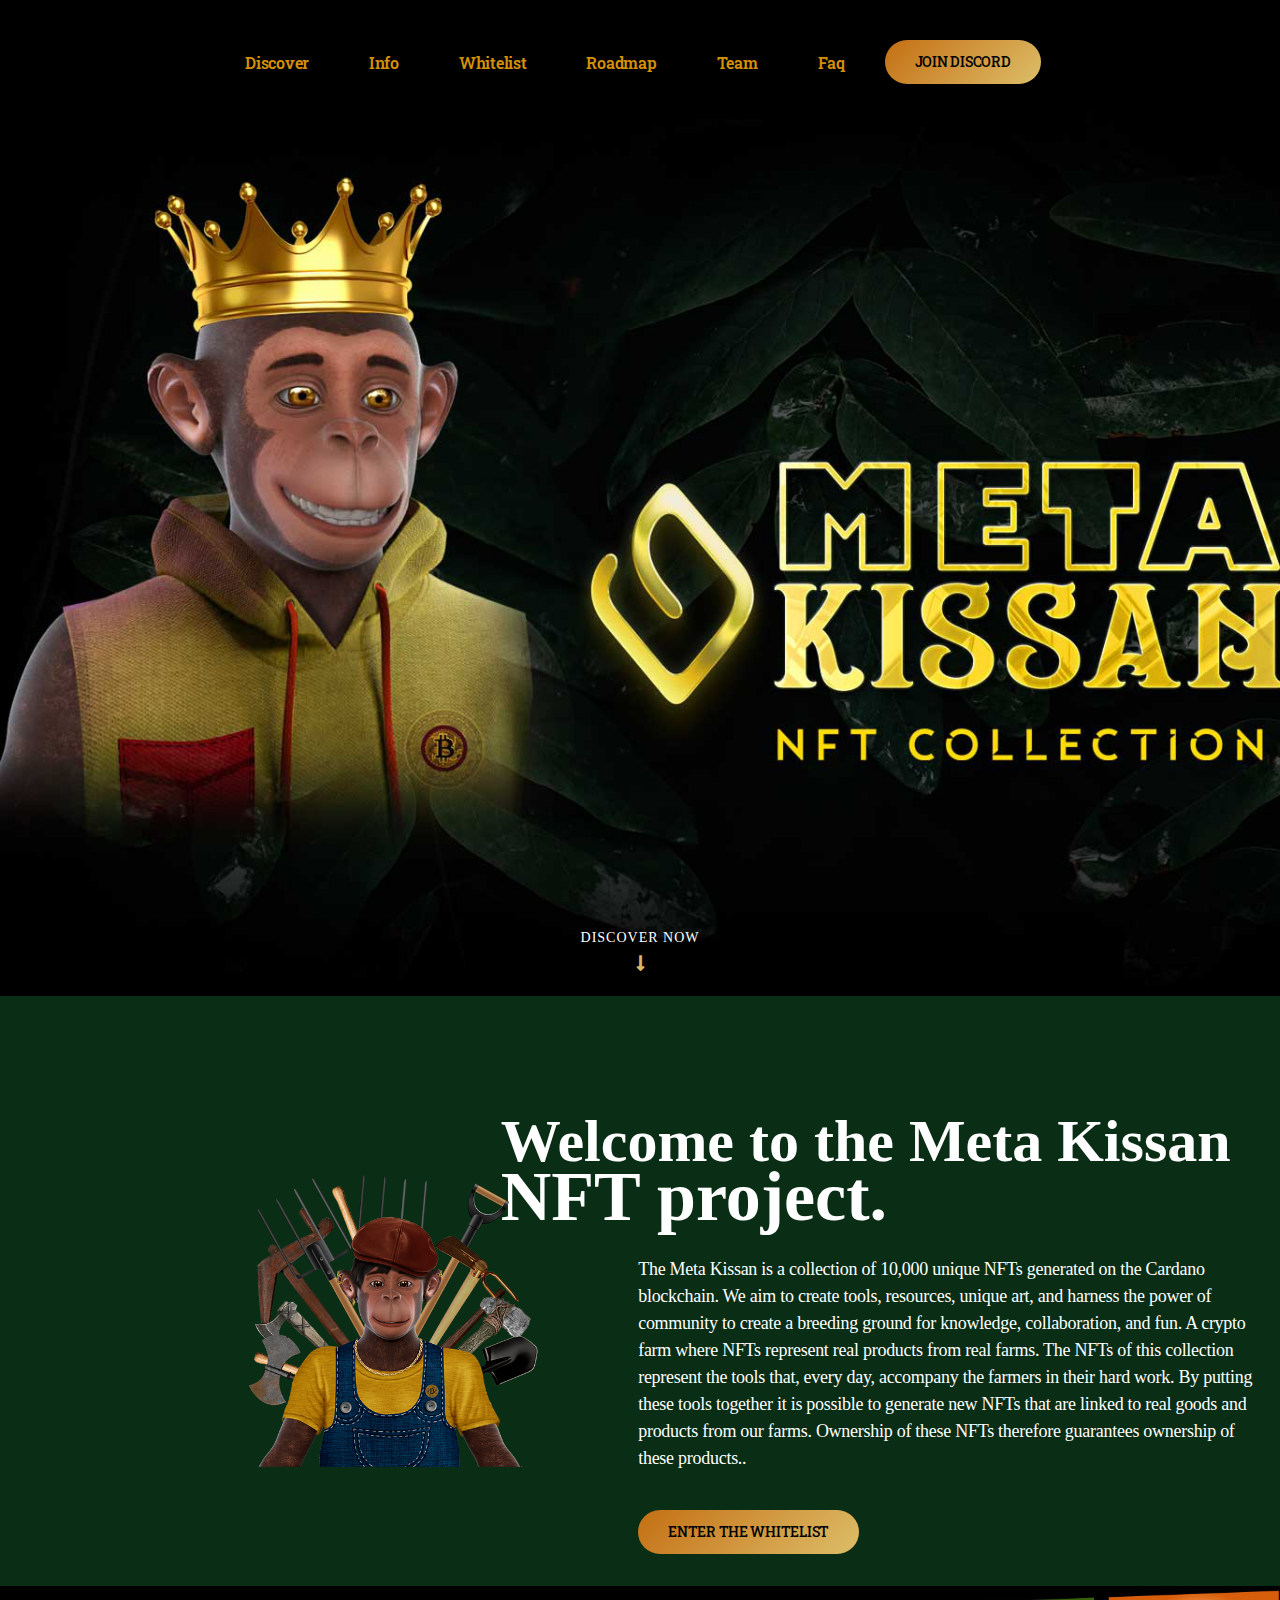
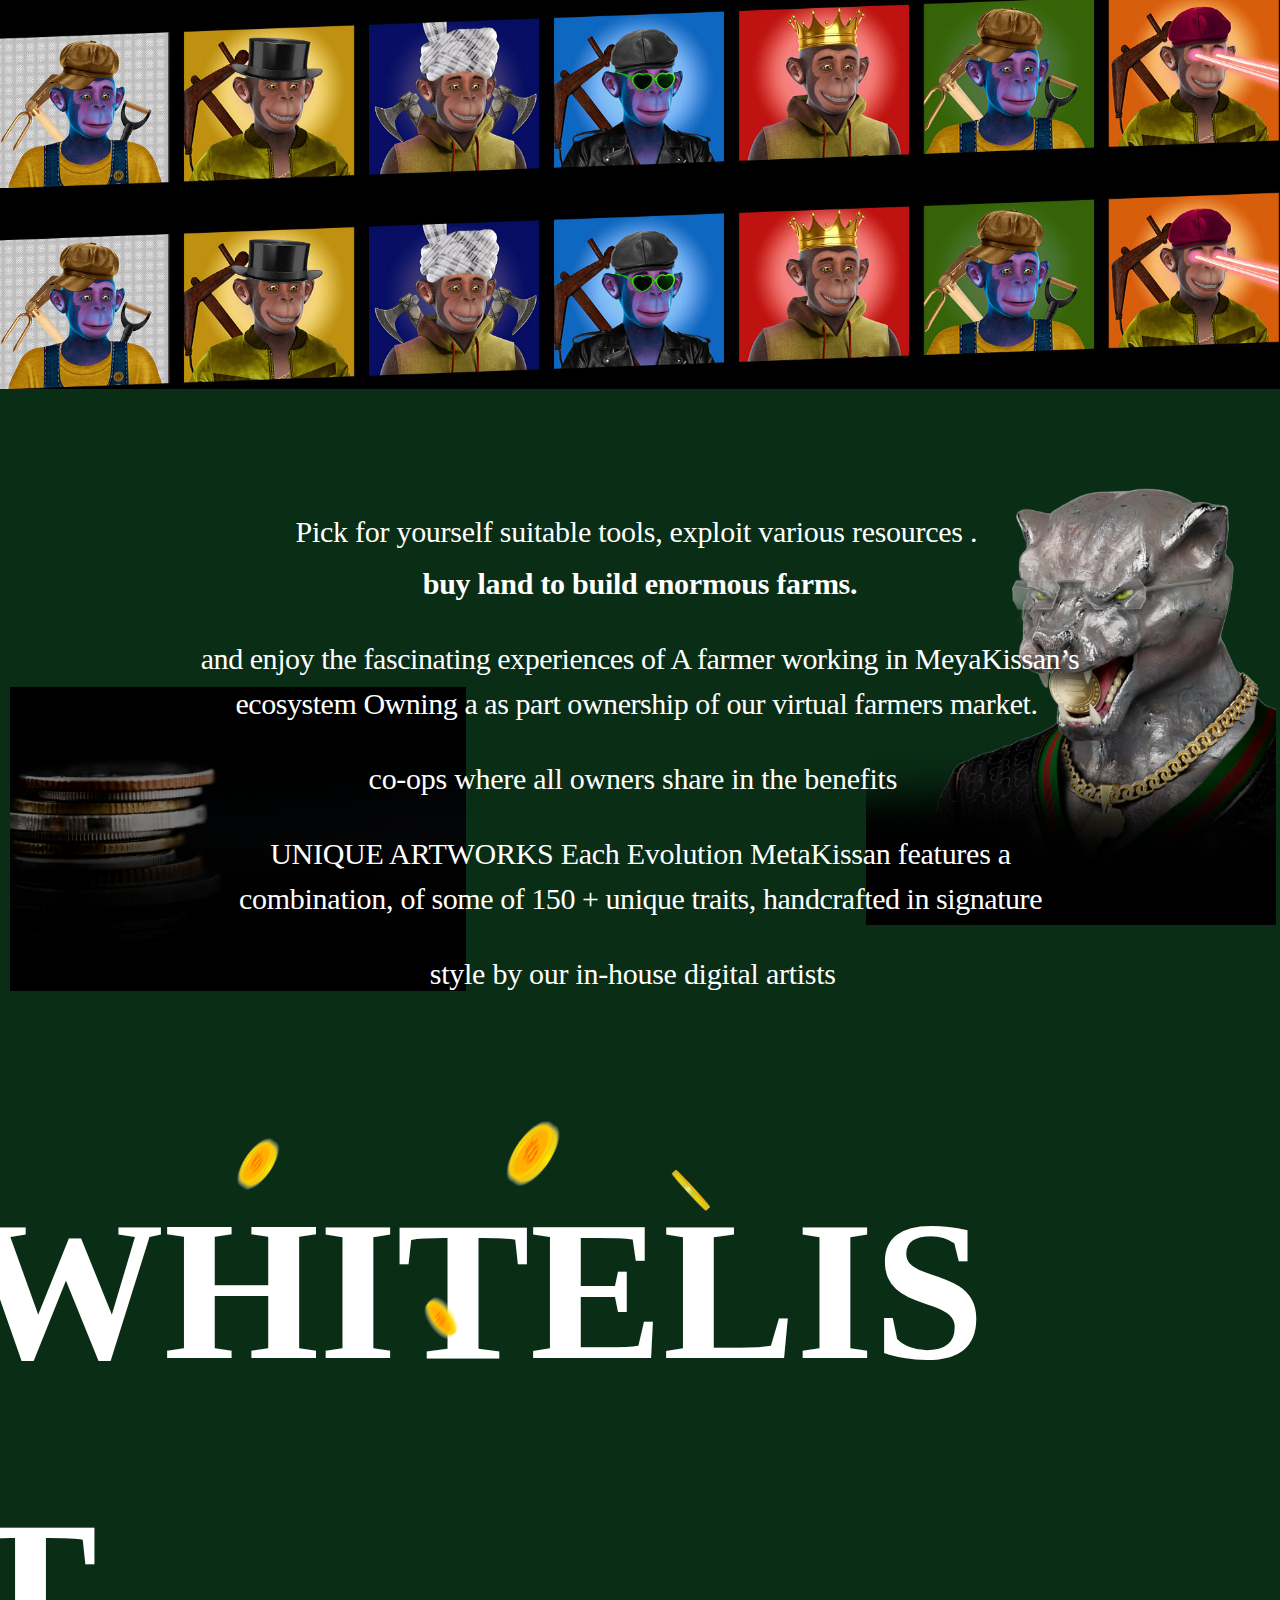
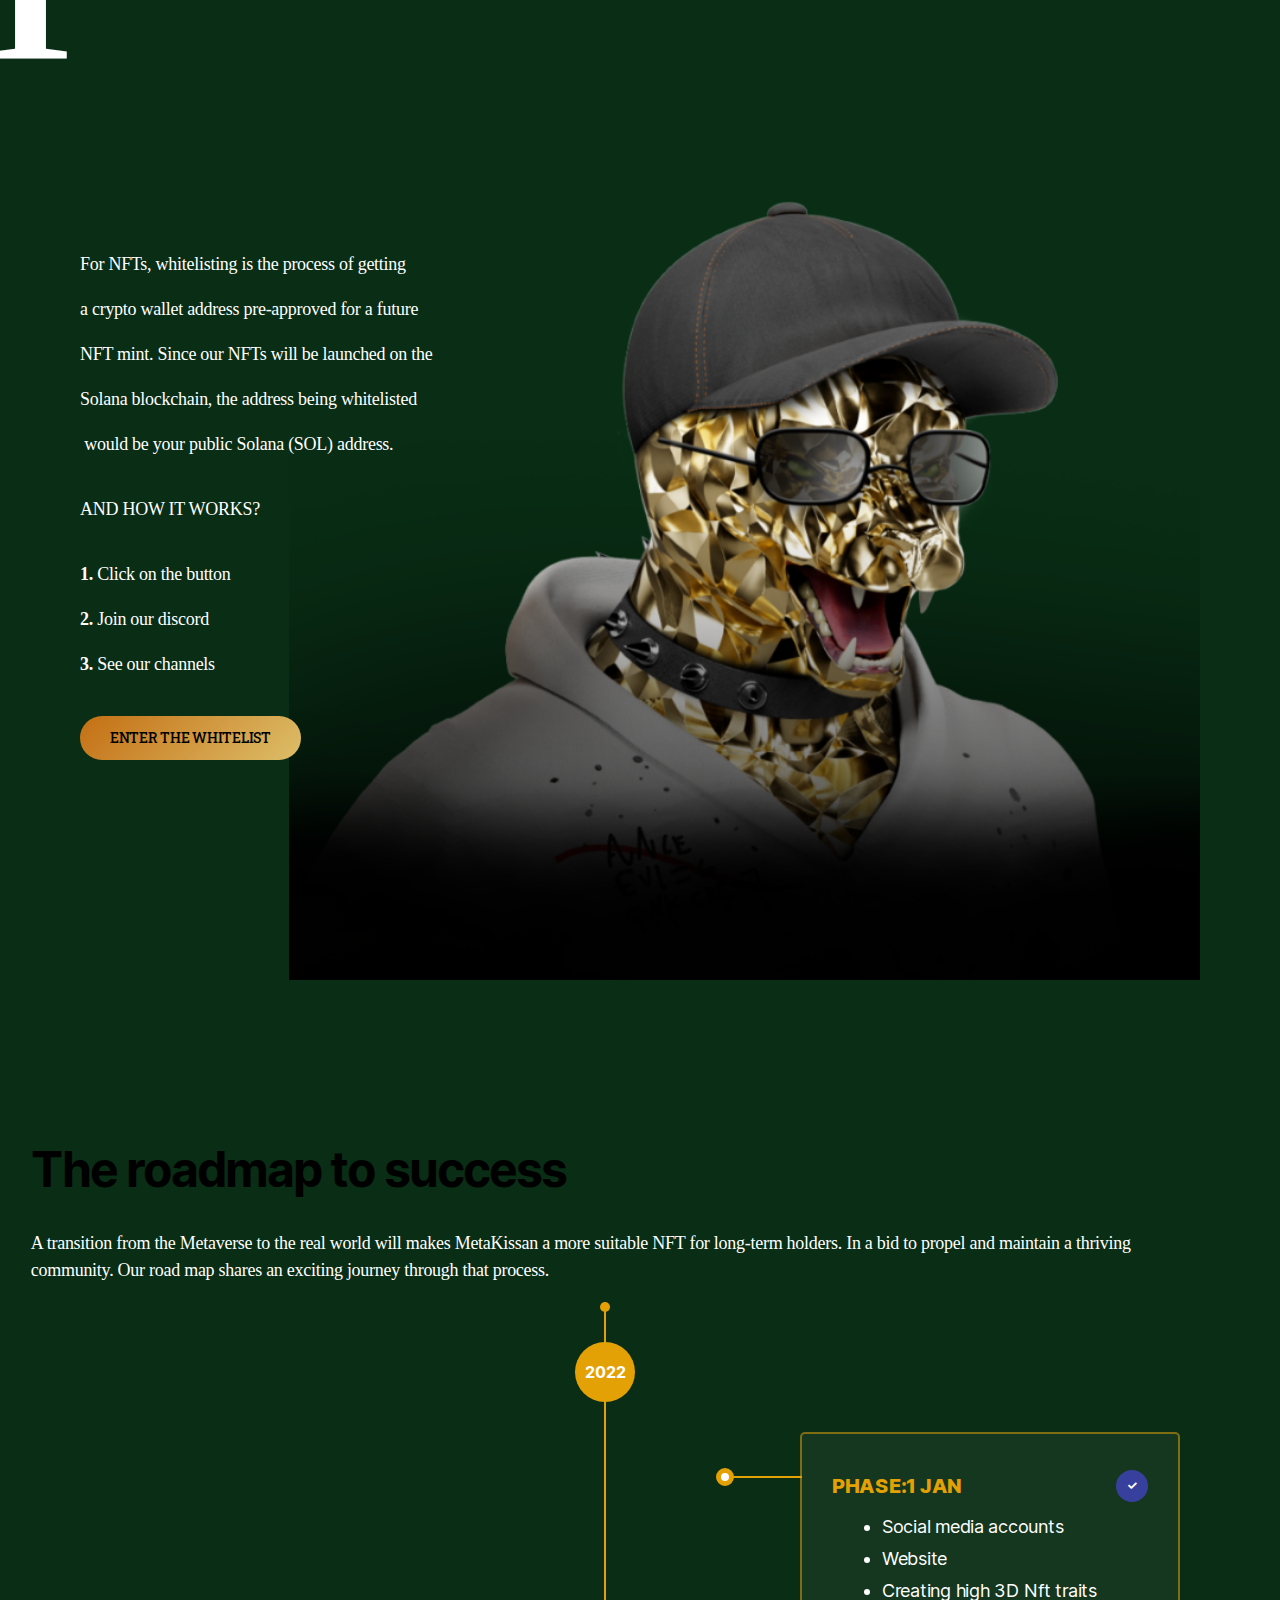
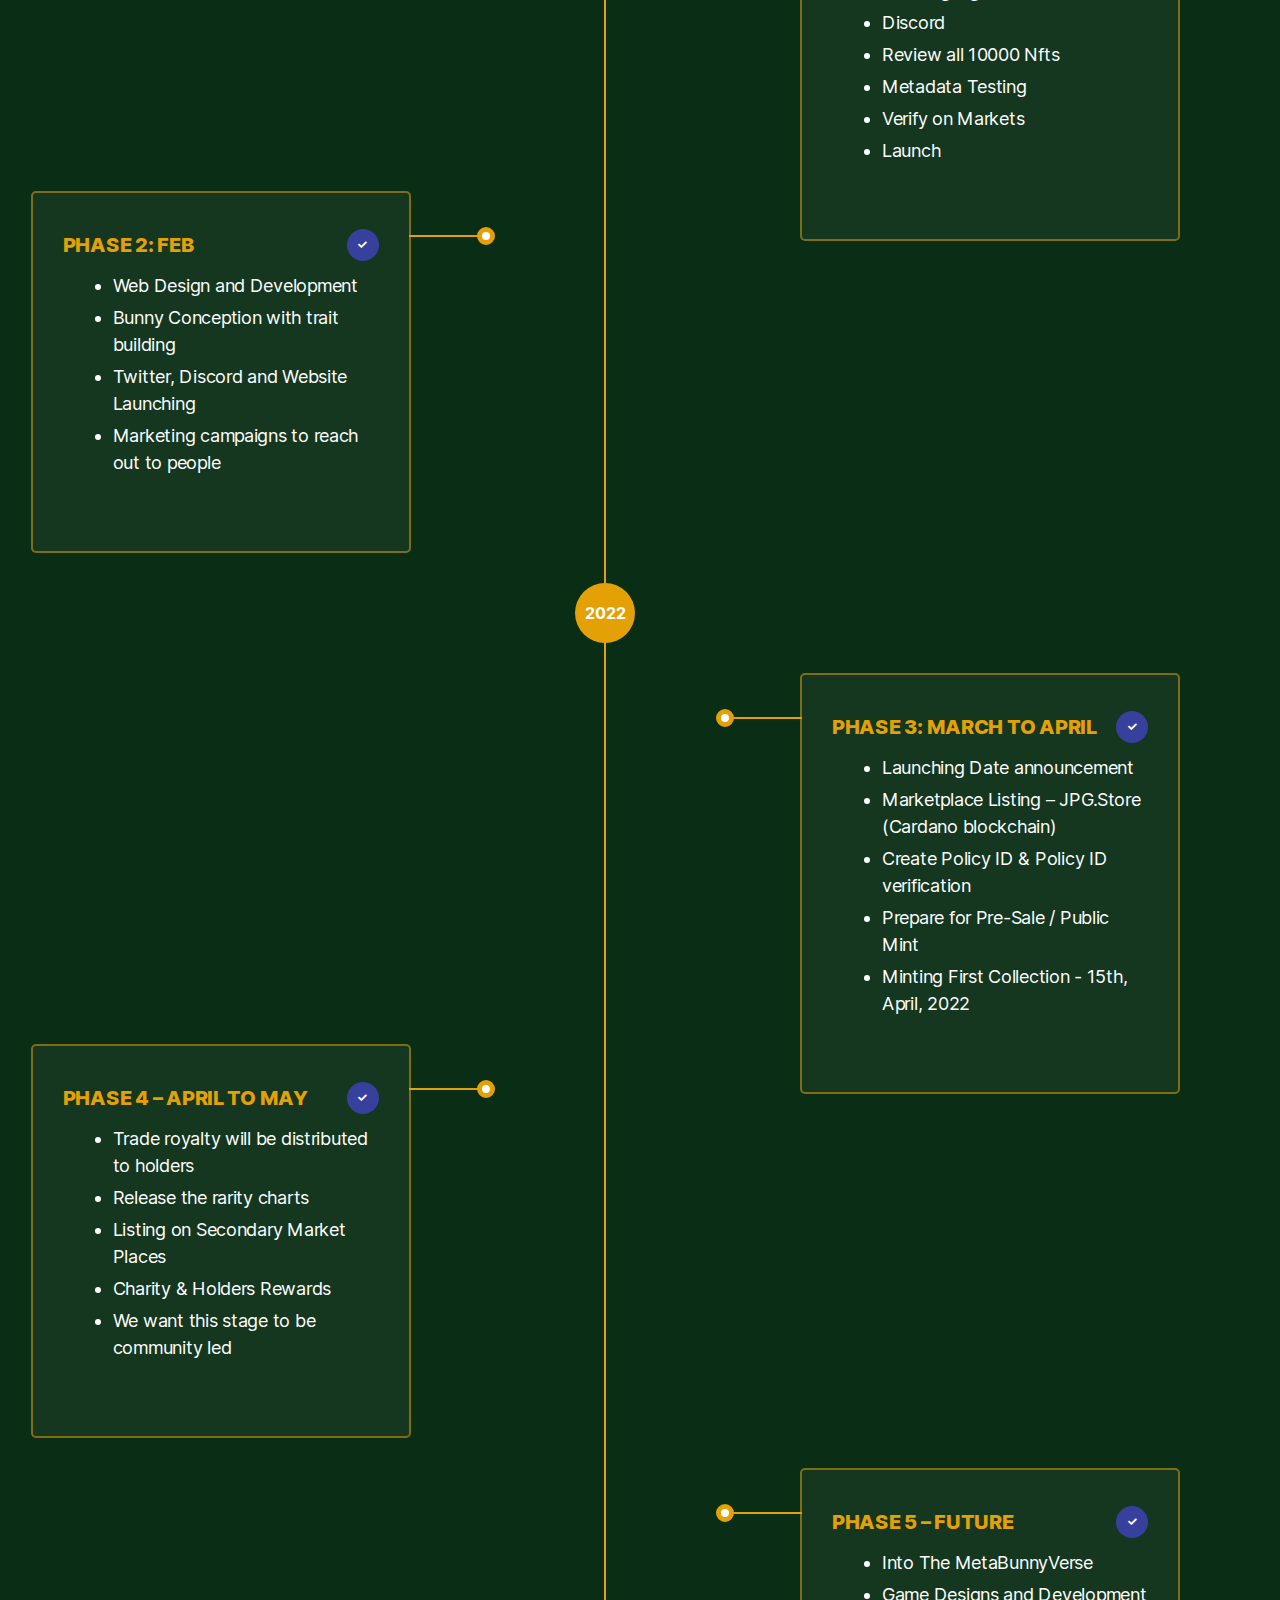
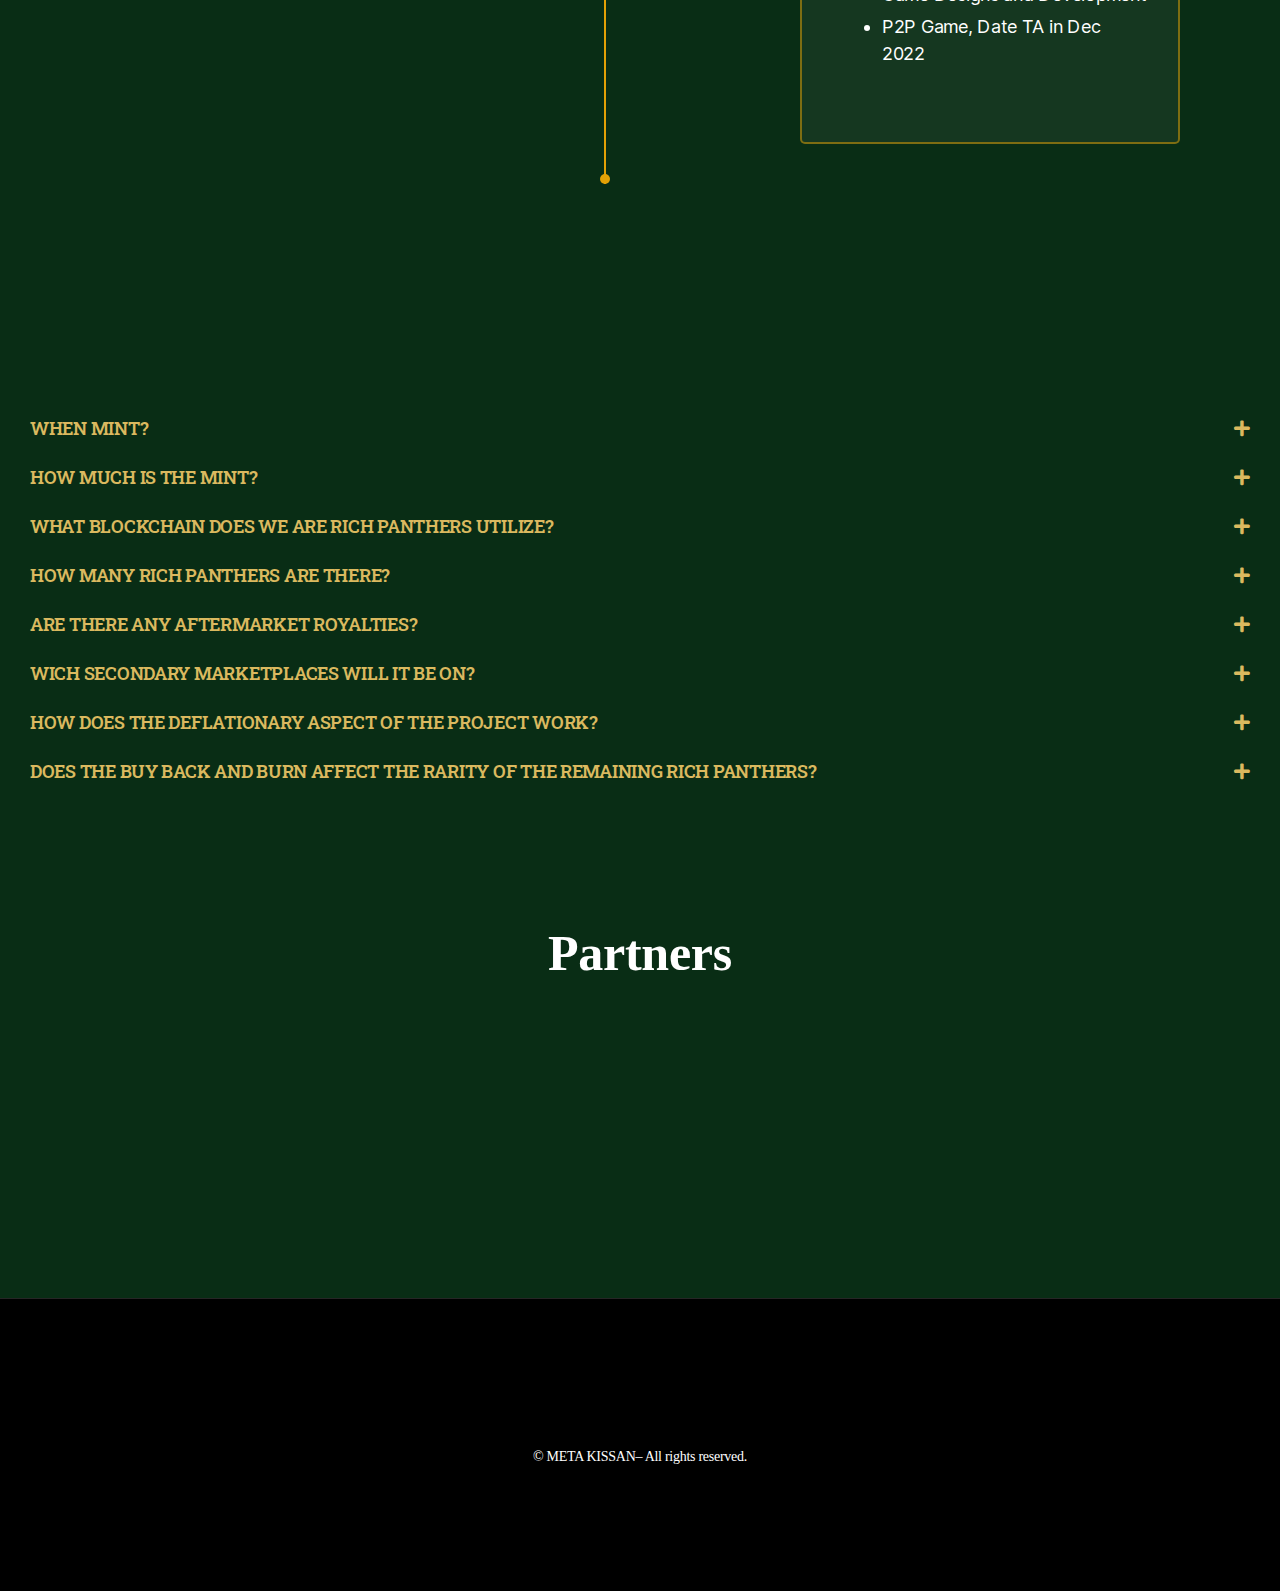
<file: index.html>
<!DOCTYPE html>
<html lang="en-US">
  <head>
    <meta charset="UTF-8" />
    <title>Rich Panther</title>
    <meta name="robots" content="max-image-preview:large" />
    <link rel="dns-prefetch" href="https://s.w.org" />
    <link rel="stylesheet" href="roadmap.css">
    <!-- CSS only -->
<link href="https://cdn.jsdelivr.net/npm/bootstrap@5.1.3/dist/css/bootstrap.min.css" rel="stylesheet" integrity="sha384-1BmE4kWBq78iYhFldvKuhfTAU6auU8tT94WrHftjDbrCEXSU1oBoqyl2QvZ6jIW3" crossorigin="anonymous">
    <link
      rel="alternate"
      type="application/rss+xml"
      title="Rich Panther &raquo; Feed"
      href="index%EF%B9%96feed=rss2.rss"
    />
    <link
      rel="alternate"
      type="application/rss+xml"
      title="Rich Panther &raquo; Comments Feed"
      href="index%EF%B9%96feed=comments-rss2.rss"
    />
    <link rel="stylesheet" href="style.css" />
    <script>
      window._wpemojiSettings = {
        baseUrl: "https:\/\/s.w.org\/images\/core\/emoji\/13.1.0\/72x72\/",
        ext: ".png",
        svgUrl: "https:\/\/s.w.org\/images\/core\/emoji\/13.1.0\/svg\/",
        svgExt: ".svg",
        source: {
          concatemoji:
            "https:\/\/richpanthers.com\/wp-includes\/js\/wp-emoji-release.min.js?ver=5.9.3",
        },
      };
      /*! This file is auto-generated */
      !(function (e, a, t) {
        var n,
          r,
          o,
          i = a.createElement("canvas"),
          p = i.getContext && i.getContext("2d");
        function s(e, t) {
          var a = String.fromCharCode;
          p.clearRect(0, 0, i.width, i.height),
            p.fillText(a.apply(this, e), 0, 0);
          e = i.toDataURL();
          return (
            p.clearRect(0, 0, i.width, i.height),
            p.fillText(a.apply(this, t), 0, 0),
            e === i.toDataURL()
          );
        }
        function c(e) {
          var t = a.createElement("script");
          (t.src = e),
            (t.defer = t.type = "text/javascript"),
            a.getElementsByTagName("head")[0].appendChild(t);
        }
        for (
          o = Array("flag", "emoji"),
            t.supports = { everything: !0, everythingExceptFlag: !0 },
            r = 0;
          r < o.length;
          r++
        )
          (t.supports[o[r]] = (function (e) {
            if (!p || !p.fillText) return !1;
            switch (
              ((p.textBaseline = "top"), (p.font = "600 32px Arial"), e)
            ) {
              case "flag":
                return s(
                  [127987, 65039, 8205, 9895, 65039],
                  [127987, 65039, 8203, 9895, 65039]
                )
                  ? !1
                  : !s(
                      [55356, 56826, 55356, 56819],
                      [55356, 56826, 8203, 55356, 56819]
                    ) &&
                      !s(
                        [
                          55356, 57332, 56128, 56423, 56128, 56418, 56128,
                          56421, 56128, 56430, 56128, 56423, 56128, 56447,
                        ],
                        [
                          55356, 57332, 8203, 56128, 56423, 8203, 56128, 56418,
                          8203, 56128, 56421, 8203, 56128, 56430, 8203, 56128,
                          56423, 8203, 56128, 56447,
                        ]
                      );
              case "emoji":
                return !s(
                  [10084, 65039, 8205, 55357, 56613],
                  [10084, 65039, 8203, 55357, 56613]
                );
            }
            return !1;
          })(o[r])),
            (t.supports.everything = t.supports.everything && t.supports[o[r]]),
            "flag" !== o[r] &&
              (t.supports.everythingExceptFlag =
                t.supports.everythingExceptFlag && t.supports[o[r]]);
        (t.supports.everythingExceptFlag =
          t.supports.everythingExceptFlag && !t.supports.flag),
          (t.DOMReady = !1),
          (t.readyCallback = function () {
            t.DOMReady = !0;
          }),
          t.supports.everything ||
            ((n = function () {
              t.readyCallback();
            }),
            a.addEventListener
              ? (a.addEventListener("DOMContentLoaded", n, !1),
                e.addEventListener("load", n, !1))
              : (e.attachEvent("onload", n),
                a.attachEvent("onreadystatechange", function () {
                  "complete" === a.readyState && t.readyCallback();
                })),
            (n = t.source || {}).concatemoji
              ? c(n.concatemoji)
              : n.wpemoji && n.twemoji && (c(n.twemoji), c(n.wpemoji)));
      })(window, document, window._wpemojiSettings);
    </script>
    <style>
      img.wp-smiley,
      img.emoji {
        display: inline !important;
        border: none !important;
        box-shadow: none !important;
        height: 1em !important;
        width: 1em !important;
        margin: 0 0.07em !important;
        vertical-align: -0.1em !important;
        background: none !important;
        padding: 0 !important;
      }
    </style>

    <link
      rel="stylesheet"
      id="wp-block-library-css"
      href="wp-includes/css/dist/block-library/style.min%EF%B9%96ver=5.9.3.css"
      media="all"
    />
    <style id="global-styles-inline-css">
      body {
        --wp--preset--color--black: #000000;
        --wp--preset--color--cyan-bluish-gray: #abb8c3;
        --wp--preset--color--white: #ffffff;
        --wp--preset--color--pale-pink: #f78da7;
        --wp--preset--color--vivid-red: #cf2e2e;
        --wp--preset--color--luminous-vivid-orange: #ff6900;
        --wp--preset--color--luminous-vivid-amber: #fcb900;
        --wp--preset--color--light-green-cyan: #7bdcb5;
        --wp--preset--color--vivid-green-cyan: #00d084;
        --wp--preset--color--pale-cyan-blue: #8ed1fc;
        --wp--preset--color--vivid-cyan-blue: #0693e3;
        --wp--preset--color--vivid-purple: #9b51e0;
        --wp--preset--color--accent: #cd2653;
        --wp--preset--color--primary: #000000;
        --wp--preset--color--secondary: #6d6d6d;
        --wp--preset--color--subtle-background: #dcd7ca;
        --wp--preset--color--background: #f5efe0;
        --wp--preset--gradient--vivid-cyan-blue-to-vivid-purple: linear-gradient(
          135deg,
          rgba(6, 147, 227, 1) 0%,
          rgb(155, 81, 224) 100%
        );
        --wp--preset--gradient--light-green-cyan-to-vivid-green-cyan: linear-gradient(
          135deg,
          rgb(122, 220, 180) 0%,
          rgb(0, 208, 130) 100%
        );
        --wp--preset--gradient--luminous-vivid-amber-to-luminous-vivid-orange: linear-gradient(
          135deg,
          rgba(252, 185, 0, 1) 0%,
          rgba(255, 105, 0, 1) 100%
        );
        --wp--preset--gradient--luminous-vivid-orange-to-vivid-red: linear-gradient(
          135deg,
          rgba(255, 105, 0, 1) 0%,
          rgb(207, 46, 46) 100%
        );
        --wp--preset--gradient--very-light-gray-to-cyan-bluish-gray: linear-gradient(
          135deg,
          rgb(238, 238, 238) 0%,
          rgb(169, 184, 195) 100%
        );
        --wp--preset--gradient--cool-to-warm-spectrum: linear-gradient(
          135deg,
          rgb(74, 234, 220) 0%,
          rgb(151, 120, 209) 20%,
          rgb(207, 42, 186) 40%,
          rgb(238, 44, 130) 60%,
          rgb(251, 105, 98) 80%,
          rgb(254, 248, 76) 100%
        );
        --wp--preset--gradient--blush-light-purple: linear-gradient(
          135deg,
          rgb(255, 206, 236) 0%,
          rgb(152, 150, 240) 100%
        );
        --wp--preset--gradient--blush-bordeaux: linear-gradient(
          135deg,
          rgb(254, 205, 165) 0%,
          rgb(254, 45, 45) 50%,
          rgb(107, 0, 62) 100%
        );
        --wp--preset--gradient--luminous-dusk: linear-gradient(
          135deg,
          rgb(255, 203, 112) 0%,
          rgb(199, 81, 192) 50%,
          rgb(65, 88, 208) 100%
        );
        --wp--preset--gradient--pale-ocean: linear-gradient(
          135deg,
          rgb(255, 245, 203) 0%,
          rgb(182, 227, 212) 50%,
          rgb(51, 167, 181) 100%
        );
        --wp--preset--gradient--electric-grass: linear-gradient(
          135deg,
          rgb(202, 248, 128) 0%,
          rgb(113, 206, 126) 100%
        );
        --wp--preset--gradient--midnight: linear-gradient(
          135deg,
          rgb(2, 3, 129) 0%,
          rgb(40, 116, 252) 100%
        );
        --wp--preset--duotone--dark-grayscale: url("#wp-duotone-dark-grayscale");
        --wp--preset--duotone--grayscale: url("#wp-duotone-grayscale");
        --wp--preset--duotone--purple-yellow: url("#wp-duotone-purple-yellow");
        --wp--preset--duotone--blue-red: url("#wp-duotone-blue-red");
        --wp--preset--duotone--midnight: url("#wp-duotone-midnight");
        --wp--preset--duotone--magenta-yellow: url("#wp-duotone-magenta-yellow");
        --wp--preset--duotone--purple-green: url("#wp-duotone-purple-green");
        --wp--preset--duotone--blue-orange: url("#wp-duotone-blue-orange");
        --wp--preset--font-size--small: 18px;
        --wp--preset--font-size--medium: 20px;
        --wp--preset--font-size--large: 26.25px;
        --wp--preset--font-size--x-large: 42px;
        --wp--preset--font-size--normal: 21px;
        --wp--preset--font-size--larger: 32px;
      }
      .has-black-color {
        color: var(--wp--preset--color--black) !important;
      }
      .has-cyan-bluish-gray-color {
        color: var(--wp--preset--color--cyan-bluish-gray) !important;
      }
      .has-white-color {
        color: var(--wp--preset--color--white) !important;
      }
      .has-pale-pink-color {
        color: var(--wp--preset--color--pale-pink) !important;
      }
      .has-vivid-red-color {
        color: var(--wp--preset--color--vivid-red) !important;
      }
      .has-luminous-vivid-orange-color {
        color: var(--wp--preset--color--luminous-vivid-orange) !important;
      }
      .has-luminous-vivid-amber-color {
        color: var(--wp--preset--color--luminous-vivid-amber) !important;
      }
      .has-light-green-cyan-color {
        color: var(--wp--preset--color--light-green-cyan) !important;
      }
      .has-vivid-green-cyan-color {
        color: var(--wp--preset--color--vivid-green-cyan) !important;
      }
      .has-pale-cyan-blue-color {
        color: var(--wp--preset--color--pale-cyan-blue) !important;
      }
      .has-vivid-cyan-blue-color {
        color: var(--wp--preset--color--vivid-cyan-blue) !important;
      }
      .has-vivid-purple-color {
        color: var(--wp--preset--color--vivid-purple) !important;
      }
      .has-black-background-color {
        background-color: var(--wp--preset--color--black) !important;
      }
      .has-cyan-bluish-gray-background-color {
        background-color: var(--wp--preset--color--cyan-bluish-gray) !important;
      }
      .has-white-background-color {
        background-color: var(--wp--preset--color--white) !important;
      }
      .has-pale-pink-background-color {
        background-color: var(--wp--preset--color--pale-pink) !important;
      }
      .has-vivid-red-background-color {
        background-color: var(--wp--preset--color--vivid-red) !important;
      }
      .has-luminous-vivid-orange-background-color {
        background-color: var(
          --wp--preset--color--luminous-vivid-orange
        ) !important;
      }
      .has-luminous-vivid-amber-background-color {
        background-color: var(
          --wp--preset--color--luminous-vivid-amber
        ) !important;
      }
      .has-light-green-cyan-background-color {
        background-color: var(--wp--preset--color--light-green-cyan) !important;
      }
      .has-vivid-green-cyan-background-color {
        background-color: var(--wp--preset--color--vivid-green-cyan) !important;
      }
      .has-pale-cyan-blue-background-color {
        background-color: var(--wp--preset--color--pale-cyan-blue) !important;
      }
      .has-vivid-cyan-blue-background-color {
        background-color: var(--wp--preset--color--vivid-cyan-blue) !important;
      }
      .has-vivid-purple-background-color {
        background-color: var(--wp--preset--color--vivid-purple) !important;
      }
      .has-black-border-color {
        border-color: var(--wp--preset--color--black) !important;
      }
      .has-cyan-bluish-gray-border-color {
        border-color: var(--wp--preset--color--cyan-bluish-gray) !important;
      }
      .has-white-border-color {
        border-color: var(--wp--preset--color--white) !important;
      }
      .has-pale-pink-border-color {
        border-color: var(--wp--preset--color--pale-pink) !important;
      }
      .has-vivid-red-border-color {
        border-color: var(--wp--preset--color--vivid-red) !important;
      }
      .has-luminous-vivid-orange-border-color {
        border-color: var(
          --wp--preset--color--luminous-vivid-orange
        ) !important;
      }
      .has-luminous-vivid-amber-border-color {
        border-color: var(--wp--preset--color--luminous-vivid-amber) !important;
      }
      .has-light-green-cyan-border-color {
        border-color: var(--wp--preset--color--light-green-cyan) !important;
      }
      .has-vivid-green-cyan-border-color {
        border-color: var(--wp--preset--color--vivid-green-cyan) !important;
      }
      .has-pale-cyan-blue-border-color {
        border-color: var(--wp--preset--color--pale-cyan-blue) !important;
      }
      .has-vivid-cyan-blue-border-color {
        border-color: var(--wp--preset--color--vivid-cyan-blue) !important;
      }
      .has-vivid-purple-border-color {
        border-color: var(--wp--preset--color--vivid-purple) !important;
      }
      .has-vivid-cyan-blue-to-vivid-purple-gradient-background {
        background: var(
          --wp--preset--gradient--vivid-cyan-blue-to-vivid-purple
        ) !important;
      }
      .has-light-green-cyan-to-vivid-green-cyan-gradient-background {
        background: var(
          --wp--preset--gradient--light-green-cyan-to-vivid-green-cyan
        ) !important;
      }
      .has-luminous-vivid-amber-to-luminous-vivid-orange-gradient-background {
        background: var(
          --wp--preset--gradient--luminous-vivid-amber-to-luminous-vivid-orange
        ) !important;
      }
      .has-luminous-vivid-orange-to-vivid-red-gradient-background {
        background: var(
          --wp--preset--gradient--luminous-vivid-orange-to-vivid-red
        ) !important;
      }
      .has-very-light-gray-to-cyan-bluish-gray-gradient-background {
        background: var(
          --wp--preset--gradient--very-light-gray-to-cyan-bluish-gray
        ) !important;
      }
      .has-cool-to-warm-spectrum-gradient-background {
        background: var(
          --wp--preset--gradient--cool-to-warm-spectrum
        ) !important;
      }
      .has-blush-light-purple-gradient-background {
        background: var(--wp--preset--gradient--blush-light-purple) !important;
      }
      .has-blush-bordeaux-gradient-background {
        background: var(--wp--preset--gradient--blush-bordeaux) !important;
      }
      .has-luminous-dusk-gradient-background {
        background: var(--wp--preset--gradient--luminous-dusk) !important;
      }
      .has-pale-ocean-gradient-background {
        background: var(--wp--preset--gradient--pale-ocean) !important;
      }
      .has-electric-grass-gradient-background {
        background: var(--wp--preset--gradient--electric-grass) !important;
      }
      .has-midnight-gradient-background {
        background: var(--wp--preset--gradient--midnight) !important;
      }
      .has-small-font-size {
        font-size: var(--wp--preset--font-size--small) !important;
      }
      .has-medium-font-size {
        font-size: var(--wp--preset--font-size--medium) !important;
      }
      .has-large-font-size {
        font-size: var(--wp--preset--font-size--large) !important;
      }
      .has-x-large-font-size {
        font-size: var(--wp--preset--font-size--x-large) !important;
      }
    </style>
    <link
      rel="stylesheet"
      id="twentytwenty-style-css"
      href="wp-content/themes/twentytwenty/style%EF%B9%96ver=1.9.css"
      media="all"
    />
    <style id="twentytwenty-style-inline-css">
      .color-accent,
      .color-accent-hover:hover,
      .color-accent-hover:focus,
      :root .has-accent-color,
      .has-drop-cap:not(:focus):first-letter,
      .wp-block-button.is-style-outline,
      a {
        color: #cd2653;
      }
      blockquote,
      .border-color-accent,
      .border-color-accent-hover:hover,
      .border-color-accent-hover:focus {
        border-color: #cd2653;
      }
      button,
      .button,
      .faux-button,
      .wp-block-button__link,
      .wp-block-file .wp-block-file__button,
      input[type="button"],
      input[type="reset"],
      input[type="submit"],
      .bg-accent,
      .bg-accent-hover:hover,
      .bg-accent-hover:focus,
      :root .has-accent-background-color,
      .comment-reply-link {
        background-color: #cd2653;
      }
      .fill-children-accent,
      .fill-children-accent * {
        fill: #cd2653;
      }
      body,
      .entry-title a,
      :root .has-primary-color {
        color: #000000;
      }
      :root .has-primary-background-color {
        background-color: #000000;
      }
      cite,
      figcaption,
      .wp-caption-text,
      .post-meta,
      .entry-content .wp-block-archives li,
      .entry-content .wp-block-categories li,
      .entry-content .wp-block-latest-posts li,
      .wp-block-latest-comments__comment-date,
      .wp-block-latest-posts__post-date,
      .wp-block-embed figcaption,
      .wp-block-image figcaption,
      .wp-block-pullquote cite,
      .comment-metadata,
      .comment-respond .comment-notes,
      .comment-respond .logged-in-as,
      .pagination .dots,
      .entry-content hr:not(.has-background),
      hr.styled-separator,
      :root .has-secondary-color {
        color: #6d6d6d;
      }
      :root .has-secondary-background-color {
        background-color: #6d6d6d;
      }
      pre,
      fieldset,
      input,
      textarea,
      table,
      table *,
      hr {
        border-color: #dcd7ca;
      }
      caption,
      code,
      code,
      kbd,
      samp,
      .wp-block-table.is-style-stripes tbody tr:nth-child(odd),
      :root .has-subtle-background-background-color {
        background-color: #dcd7ca;
      }
      .wp-block-table.is-style-stripes {
        border-bottom-color: #dcd7ca;
      }
      .wp-block-latest-posts.is-grid li {
        border-top-color: #dcd7ca;
      }
      :root .has-subtle-background-color {
        color: #dcd7ca;
      }
      body:not(.overlay-header) .primary-menu > li > a,
      body:not(.overlay-header) .primary-menu > li > .icon,
      .modal-menu a,
      .footer-menu a,
      .footer-widgets a,
      #site-footer .wp-block-button.is-style-outline,
      .wp-block-pullquote:before,
      .singular:not(.overlay-header) .entry-header a,
      .archive-header a,
      .header-footer-group .color-accent,
      .header-footer-group .color-accent-hover:hover {
        color: #cd2653;
      }
      .social-icons a,
      #site-footer button:not(.toggle),
      #site-footer .button,
      #site-footer .faux-button,
      #site-footer .wp-block-button__link,
      #site-footer .wp-block-file__button,
      #site-footer input[type="button"],
      #site-footer input[type="reset"],
      #site-footer input[type="submit"] {
        background-color: #cd2653;
      }
      .header-footer-group,
      body:not(.overlay-header) #site-header .toggle,
      .menu-modal .toggle {
        color: #000000;
      }
      body:not(.overlay-header) .primary-menu ul {
        background-color: #000000;
      }
      body:not(.overlay-header) .primary-menu > li > ul:after {
        border-bottom-color: #000000;
      }
      body:not(.overlay-header) .primary-menu ul ul:after {
        border-left-color: #000000;
      }
      .site-description,
      body:not(.overlay-header) .toggle-inner .toggle-text,
      .widget .post-date,
      .widget .rss-date,
      .widget_archive li,
      .widget_categories li,
      .widget cite,
      .widget_pages li,
      .widget_meta li,
      .widget_nav_menu li,
      .powered-by-wordpress,
      .to-the-top,
      .singular .entry-header .post-meta,
      .singular:not(.overlay-header) .entry-header .post-meta a {
        color: #6d6d6d;
      }
      .header-footer-group pre,
      .header-footer-group fieldset,
      .header-footer-group input,
      .header-footer-group textarea,
      .header-footer-group table,
      .header-footer-group table *,
      .footer-nav-widgets-wrapper,
      #site-footer,
      .menu-modal nav *,
      .footer-widgets-outer-wrapper,
      .footer-top {
        border-color: #dcd7ca;
      }
      .header-footer-group table caption,
      body:not(.overlay-header) .header-inner .toggle-wrapper::before {
        background-color: #dcd7ca;
      }
    </style>
    <link
      rel="stylesheet"
      id="twentytwenty-print-style-css"
      href="wp-content/themes/twentytwenty/print%EF%B9%96ver=1.9.css"
      media="print"
    />

    <link
      rel="stylesheet"
      id="elementor-icons-css"
      href="wp-content/plugins/elementor/assets/lib/eicons/css/elementor-icons.min%EF%B9%96ver=5.15.0.css"
      media="all"
    />
    <link
      rel="stylesheet"
      id="elementor-frontend-css"
      href="wp-content/plugins/elementor/assets/css/frontend-lite.min%EF%B9%96ver=3.6.2.css"
      media="all"
    />
    <link
      rel="stylesheet"
      id="elementor-post-5-css"
      href="wp-content/uploads/elementor/css/post-5%EF%B9%96ver=1649384129.css"
      media="all"
    />
    <link
      rel="stylesheet"
      id="elementor-pro-css"
      href="wp-content/plugins/elementor-pro/assets/css/frontend-lite.min%EF%B9%96ver=3.6.4.css"
      media="all"
    />
    <link
      rel="stylesheet"
      id="elementor-global-css"
      href="wp-content/uploads/elementor/css/global%EF%B9%96ver=1649384435.css"
      media="all"
    />
    <link
      rel="stylesheet"
      id="elementor-post-44-css"
      href="wp-content/uploads/elementor/css/post-44%EF%B9%96ver=1649801549.css"
      media="all"
    />
    <link
      rel="stylesheet"
      id="google-fonts-1-css"
      href="https://fonts.googleapis.com/css?family=Roboto%3A100%2C100italic%2C200%2C200italic%2C300%2C300italic%2C400%2C400italic%2C500%2C500italic%2C600%2C600italic%2C700%2C700italic%2C800%2C800italic%2C900%2C900italic%7CRoboto+Slab%3A100%2C100italic%2C200%2C200italic%2C300%2C300italic%2C400%2C400italic%2C500%2C500italic%2C600%2C600italic%2C700%2C700italic%2C800%2C800italic%2C900%2C900italic&amp;display=auto&amp;ver=5.9.3"
      media="all"
    />
    <link
      rel="stylesheet"
      id="elementor-icons-shared-0-css"
      href="wp-content/plugins/elementor/assets/lib/font-awesome/css/fontawesome.min%EF%B9%96ver=5.15.3.css"
      media="all"
    />
    <link
      rel="stylesheet"
      id="elementor-icons-fa-solid-css"
      href="wp-content/plugins/elementor/assets/lib/font-awesome/css/solid.min%EF%B9%96ver=5.15.3.css"
      media="all"
    />
    <script
      src="wp-content/themes/twentytwenty/assets/js/index%EF%B9%96ver=1.9.js"
      id="twentytwenty-js-js"
      async
    ></script>
    <link
      rel="https://api.w.org/"
      href="index.php%EF%B9%96rest_route=%EA%A4%B7.json"
    />
    <link
      rel="alternate"
      type="application/json"
      href="index.php%EF%B9%96rest_route=%EA%A4%B7wp%EA%A4%B7v2%EA%A4%B7pages%EA%A4%B744.json"
    />
    <link
      rel="EditURI"
      type="application/rsd+xml"
      title="RSD"
      href="xmlrpc.php%EF%B9%96rsd.xml"
    />
    <link
      rel="wlwmanifest"
      type="application/wlwmanifest+xml"
      href="wp-includes/wlwmanifest.xml"
    />
    <meta name="generator" content="WordPress 5.9.3" />
    <link rel="canonical" href="index.html" />
    <link rel="shortlink" href="index.html" />
    <link
      rel="alternate"
      type="application/json+oembed"
      href="index.php%EF%B9%96rest_route=%EA%A4%B7oembed%EA%A4%B71.0%EA%A4%B7embed&amp;url=https%EF%B9%95%EA%A4%B7%EA%A4%B7richpanthers.com%EA%A4%B7.json"
    />
    <link
      rel="alternate"
      type="text/xml+oembed"
      href="index.php%EF%B9%96rest_route=%EA%A4%B7oembed%EA%A4%B71.0%EA%A4%B7embed&amp;url=https%EF%B9%95%EA%A4%B7%EA%A4%B7richpanthers.com%EA%A4%B7&amp;format=xml.xml"
    />
    <script>
      document.documentElement.className =
        document.documentElement.className.replace("no-js", "js");
    </script>
    <link
      rel="icon"
      href="wp-content/uploads/2022/04/FAV-ICON.png"
      sizes="32x32"
    />
    <link
      rel="icon"
      href="wp-content/uploads/2022/04/FAV-ICON.png"
      sizes="192x192"
    />
    <link
      rel="apple-touch-icon"
      href="wp-content/uploads/2022/04/FAV-ICON.png"
    />
    <meta
      name="msapplication-TileImage"
      content="wp-content/uploads/2022/04/FAV-ICON.png"
    />
    <meta
      name="viewport"
      content="width=device-width, initial-scale=1.0, viewport-fit=cover"
    />
  </head>
  <body
    class="home page-template page-template-elementor_canvas page page-id-44 wp-embed-responsive singular enable-search-modal missing-post-thumbnail has-no-pagination not-showing-comments show-avatars elementor_canvas footer-top-visible elementor-default elementor-template-canvas elementor-kit-5 elementor-page elementor-page-44"
  >
    <a class="skip-link screen-reader-text" href="#site-content"
      >Skip to the content</a
    ><svg
      xmlns="http://www.w3.org/2000/svg"
      viewBox="0 0 0 0"
      width="0"
      height="0"
      focusable="false"
      role="none"
      style="
        visibility: hidden;
        position: absolute;
        left: -9999px;
        overflow: hidden;
      "
    >
      <defs>
        <filter id="wp-duotone-dark-grayscale">
          <feColorMatrix
            color-interpolation-filters="sRGB"
            type="matrix"
            values=" .299 .587 .114 0 0 .299 .587 .114 0 0 .299 .587 .114 0 0 .299 .587 .114 0 0 "
          />
          <feComponentTransfer color-interpolation-filters="sRGB">
            <feFuncR type="table" tableValues="0 0.49803921568627" />
            <feFuncG type="table" tableValues="0 0.49803921568627" />
            <feFuncB type="table" tableValues="0 0.49803921568627" />
            <feFuncA type="table" tableValues="1 1" />
          </feComponentTransfer>
          <feComposite in2="SourceGraphic" operator="in" />
        </filter>
      </defs></svg
    ><svg
      xmlns="http://www.w3.org/2000/svg"
      viewBox="0 0 0 0"
      width="0"
      height="0"
      focusable="false"
      role="none"
      style="
        visibility: hidden;
        position: absolute;
        left: -9999px;
        overflow: hidden;
      "
    >
      <defs>
        <filter id="wp-duotone-grayscale">
          <feColorMatrix
            color-interpolation-filters="sRGB"
            type="matrix"
            values=" .299 .587 .114 0 0 .299 .587 .114 0 0 .299 .587 .114 0 0 .299 .587 .114 0 0 "
          />
          <feComponentTransfer color-interpolation-filters="sRGB">
            <feFuncR type="table" tableValues="0 1" />
            <feFuncG type="table" tableValues="0 1" />
            <feFuncB type="table" tableValues="0 1" />
            <feFuncA type="table" tableValues="1 1" />
          </feComponentTransfer>
          <feComposite in2="SourceGraphic" operator="in" />
        </filter>
      </defs></svg
    ><svg
      xmlns="http://www.w3.org/2000/svg"
      viewBox="0 0 0 0"
      width="0"
      height="0"
      focusable="false"
      role="none"
      style="
        visibility: hidden;
        position: absolute;
        left: -9999px;
        overflow: hidden;
      "
    >
      <defs>
        <filter id="wp-duotone-purple-yellow">
          <feColorMatrix
            color-interpolation-filters="sRGB"
            type="matrix"
            values=" .299 .587 .114 0 0 .299 .587 .114 0 0 .299 .587 .114 0 0 .299 .587 .114 0 0 "
          />
          <feComponentTransfer color-interpolation-filters="sRGB">
            <feFuncR
              type="table"
              tableValues="0.54901960784314 0.98823529411765"
            />
            <feFuncG type="table" tableValues="0 1" />
            <feFuncB
              type="table"
              tableValues="0.71764705882353 0.25490196078431"
            />
            <feFuncA type="table" tableValues="1 1" />
          </feComponentTransfer>
          <feComposite in2="SourceGraphic" operator="in" />
        </filter>
      </defs></svg
    ><svg
      xmlns="http://www.w3.org/2000/svg"
      viewBox="0 0 0 0"
      width="0"
      height="0"
      focusable="false"
      role="none"
      style="
        visibility: hidden;
        position: absolute;
        left: -9999px;
        overflow: hidden;
      "
    >
      <defs>
        <filter id="wp-duotone-blue-red">
          <feColorMatrix
            color-interpolation-filters="sRGB"
            type="matrix"
            values=" .299 .587 .114 0 0 .299 .587 .114 0 0 .299 .587 .114 0 0 .299 .587 .114 0 0 "
          />
          <feComponentTransfer color-interpolation-filters="sRGB">
            <feFuncR type="table" tableValues="0 1" />
            <feFuncG type="table" tableValues="0 0.27843137254902" />
            <feFuncB
              type="table"
              tableValues="0.5921568627451 0.27843137254902"
            />
            <feFuncA type="table" tableValues="1 1" />
          </feComponentTransfer>
          <feComposite in2="SourceGraphic" operator="in" />
        </filter>
      </defs></svg
    ><svg
      xmlns="http://www.w3.org/2000/svg"
      viewBox="0 0 0 0"
      width="0"
      height="0"
      focusable="false"
      role="none"
      style="
        visibility: hidden;
        position: absolute;
        left: -9999px;
        overflow: hidden;
      "
    >
      <defs>
        <filter id="wp-duotone-midnight">
          <feColorMatrix
            color-interpolation-filters="sRGB"
            type="matrix"
            values=" .299 .587 .114 0 0 .299 .587 .114 0 0 .299 .587 .114 0 0 .299 .587 .114 0 0 "
          />
          <feComponentTransfer color-interpolation-filters="sRGB">
            <feFuncR type="table" tableValues="0 0" />
            <feFuncG type="table" tableValues="0 0.64705882352941" />
            <feFuncB type="table" tableValues="0 1" />
            <feFuncA type="table" tableValues="1 1" />
          </feComponentTransfer>
          <feComposite in2="SourceGraphic" operator="in" />
        </filter>
      </defs></svg
    ><svg
      xmlns="http://www.w3.org/2000/svg"
      viewBox="0 0 0 0"
      width="0"
      height="0"
      focusable="false"
      role="none"
      style="
        visibility: hidden;
        position: absolute;
        left: -9999px;
        overflow: hidden;
      "
    >
      <defs>
        <filter id="wp-duotone-magenta-yellow">
          <feColorMatrix
            color-interpolation-filters="sRGB"
            type="matrix"
            values=" .299 .587 .114 0 0 .299 .587 .114 0 0 .299 .587 .114 0 0 .299 .587 .114 0 0 "
          />
          <feComponentTransfer color-interpolation-filters="sRGB">
            <feFuncR type="table" tableValues="0.78039215686275 1" />
            <feFuncG type="table" tableValues="0 0.94901960784314" />
            <feFuncB
              type="table"
              tableValues="0.35294117647059 0.47058823529412"
            />
            <feFuncA type="table" tableValues="1 1" />
          </feComponentTransfer>
          <feComposite in2="SourceGraphic" operator="in" />
        </filter>
      </defs></svg
    ><svg
      xmlns="http://www.w3.org/2000/svg"
      viewBox="0 0 0 0"
      width="0"
      height="0"
      focusable="false"
      role="none"
      style="
        visibility: hidden;
        position: absolute;
        left: -9999px;
        overflow: hidden;
      "
    >
      <defs>
        <filter id="wp-duotone-purple-green">
          <feColorMatrix
            color-interpolation-filters="sRGB"
            type="matrix"
            values=" .299 .587 .114 0 0 .299 .587 .114 0 0 .299 .587 .114 0 0 .299 .587 .114 0 0 "
          />
          <feComponentTransfer color-interpolation-filters="sRGB">
            <feFuncR
              type="table"
              tableValues="0.65098039215686 0.40392156862745"
            />
            <feFuncG type="table" tableValues="0 1" />
            <feFuncB type="table" tableValues="0.44705882352941 0.4" />
            <feFuncA type="table" tableValues="1 1" />
          </feComponentTransfer>
          <feComposite in2="SourceGraphic" operator="in" />
        </filter>
      </defs></svg
    ><svg
      xmlns="http://www.w3.org/2000/svg"
      viewBox="0 0 0 0"
      width="0"
      height="0"
      focusable="false"
      role="none"
      style="
        visibility: hidden;
        position: absolute;
        left: -9999px;
        overflow: hidden;
      "
    >
      <defs>
        <filter id="wp-duotone-blue-orange">
          <feColorMatrix
            color-interpolation-filters="sRGB"
            type="matrix"
            values=" .299 .587 .114 0 0 .299 .587 .114 0 0 .299 .587 .114 0 0 .299 .587 .114 0 0 "
          />
          <feComponentTransfer color-interpolation-filters="sRGB">
            <feFuncR type="table" tableValues="0.098039215686275 1" />
            <feFuncG type="table" tableValues="0 0.66274509803922" />
            <feFuncB
              type="table"
              tableValues="0.84705882352941 0.41960784313725"
            />
            <feFuncA type="table" tableValues="1 1" />
          </feComponentTransfer>
          <feComposite in2="SourceGraphic" operator="in" />
        </filter>
      </defs>
    </svg>
    <div
      data-elementor-type="wp-page"
      data-elementor-id="44"
      class="elementor elementor-44"
    >
      <section
        class="elementor-section elementor-top-section elementor-element elementor-element-e89ed34 elementor-section-boxed elementor-section-height-default elementor-section-height-default"
        data-id="e89ed34"
        data-element_type="section"
        data-settings='{"background_background":"classic"}'
      >
        <div class="elementor-container elementor-column-gap-default">
          <div
            class="elementor-column elementor-col-100 elementor-top-column elementor-element elementor-element-ba73388"
            data-id="ba73388"
            data-element_type="column"
          >
            <div class="elementor-widget-wrap elementor-element-populated">
              <section
                class="elementor-section elementor-inner-section elementor-element elementor-element-73f0735 elementor-section-boxed elementor-section-height-default elementor-section-height-default"
                id="topmenu"
                data-id="73f0735"
                data-element_type="section"
              >
                <div class="elementor-container elementor-column-gap-default">
                  <div
                    class="elementor-column elementor-col-50 elementor-inner-column elementor-element elementor-element-24927b7"
                    data-id="24927b7"
                    data-element_type="column"
                  >
                    <div
                      class="elementor-widget-wrap elementor-element-populated"
                    >
                      <div
                        class="elementor-element elementor-element-c7544fc elementor-nav-menu__align-right elementor-nav-menu--stretch elementor-nav-menu--dropdown-tablet elementor-nav-menu__text-align-aside elementor-nav-menu--toggle elementor-nav-menu--burger elementor-widget elementor-widget-nav-menu"
                        id="yellownav"
                        data-id="c7544fc"
                        data-element_type="widget"
                        data-settings='{"full_width":"stretch","layout":"horizontal","submenu_icon":{"value":"&lt;i class=\"fas fa-caret-down\"&gt;&lt;\/i&gt;","library":"fa-solid"},"toggle":"burger"}'
                        data-widget_type="nav-menu.default"
                      >
                        <div class="elementor-widget-container">
                          <link rel="stylesheet" href="style.css" />
                          <nav
                            migration_allowed="1"
                            migrated="0"
                            role="navigation"
                            class="elementor-nav-menu--main elementor-nav-menu__container elementor-nav-menu--layout-horizontal e--pointer-underline e--animation-fade"
                          >
                            <ul id="menu-1-c7544fc" class="elementor-nav-menu">
                              <li
                                class="menu-item menu-item-type-custom menu-item-object-custom menu-item-37"
                              >
                                <a
                                  href="#discover"
                                  class="elementor-item elementor-item-anchor"
                                  >Discover</a
                                >
                              </li>
                              <li
                                class="menu-item menu-item-type-custom menu-item-object-custom menu-item-38"
                              >
                                <a
                                  href="#info"
                                  class="elementor-item elementor-item-anchor"
                                  >Info</a
                                >
                              </li>
                              <li
                                class="menu-item menu-item-type-custom menu-item-object-custom menu-item-180"
                              >
                                <a
                                  href="#whitelist"
                                  class="elementor-item elementor-item-anchor"
                                  >Whitelist</a
                                >
                              </li>
                              <li
                                class="menu-item menu-item-type-custom menu-item-object-custom menu-item-40"
                              >
                                <a
                                  href="#roadmap"
                                  class="elementor-item elementor-item-anchor"
                                  >Roadmap</a
                                >
                              </li>
                              <li
                                class="menu-item menu-item-type-custom menu-item-object-custom menu-item-41"
                              >
                                <a
                                  href="#team"
                                  class="elementor-item elementor-item-anchor"
                                  >Team</a
                                >
                              </li>
                              <li
                                class="menu-item menu-item-type-custom menu-item-object-custom menu-item-42"
                              >
                                <a
                                  href="#faq"
                                  class="elementor-item elementor-item-anchor"
                                  >Faq</a
                                >
                              </li>
                            </ul>
                          </nav>
                          <div
                            class="elementor-menu-toggle"
                            role="button"
                            tabindex="0"
                            aria-label="Menu Toggle"
                            aria-expanded="false"
                          >
                            <i
                              aria-hidden="true"
                              role="presentation"
                              class="elementor-menu-toggle__icon--open eicon-menu-bar"
                            ></i
                            ><i
                              aria-hidden="true"
                              role="presentation"
                              class="elementor-menu-toggle__icon--close eicon-close"
                            ></i>
                            <span class="elementor-screen-only">Menu</span>
                          </div>
                          <nav
                            class="elementor-nav-menu--dropdown elementor-nav-menu__container"
                            role="navigation"
                            aria-hidden="true"
                          >
                            <ul id="menu-2-c7544fc" class="elementor-nav-menu">
                              <li
                                class="menu-item menu-item-type-custom menu-item-object-custom menu-item-37"
                              >
                                <a
                                  href="#discover"
                                  class="elementor-item elementor-item-anchor"
                                  tabindex="-1"
                                  >Discover</a
                                >
                              </li>
                              <li
                                class="menu-item menu-item-type-custom menu-item-object-custom menu-item-38"
                              >
                                <a
                                  href="#info"
                                  class="elementor-item elementor-item-anchor"
                                  tabindex="-1"
                                  >Info</a
                                >
                              </li>
                              <li
                                class="menu-item menu-item-type-custom menu-item-object-custom menu-item-180"
                              >
                                <a
                                  href="#whitelist"
                                  class="elementor-item elementor-item-anchor"
                                  tabindex="-1"
                                  >Whitelist</a
                                >
                              </li>
                              <li
                                class="menu-item menu-item-type-custom menu-item-object-custom menu-item-40"
                              >
                                <a
                                  href="#roadmap"
                                  class="elementor-item elementor-item-anchor"
                                  tabindex="-1"
                                  >Roadmap</a
                                >
                              </li>
                              <li
                                class="menu-item menu-item-type-custom menu-item-object-custom menu-item-41"
                              >
                                <a
                                  href="#team"
                                  class="elementor-item elementor-item-anchor"
                                  tabindex="-1"
                                  >Team</a
                                >
                              </li>
                              <li
                                class="menu-item menu-item-type-custom menu-item-object-custom menu-item-42"
                              >
                                <a
                                  href="#faq"
                                  class="elementor-item elementor-item-anchor"
                                  tabindex="-1"
                                  >Faq</a
                                >
                              </li>
                            </ul>
                          </nav>
                        </div>
                      </div>
                    </div>
                  </div>
                  <div
                    class="elementor-column elementor-col-50 elementor-inner-column elementor-element elementor-element-48c78c3"
                    data-id="48c78c3"
                    data-element_type="column"
                  >
                    <div
                      class="elementor-widget-wrap elementor-element-populated"
                    >
                      <div
                        class="elementor-element elementor-element-f7cff88 elementor-mobile-align-right elementor-widget elementor-widget-button"
                        data-id="f7cff88"
                        data-element_type="widget"
                        data-widget_type="button.default"
                      >
                        <div class="elementor-widget-container">
                          <div class="elementor-button-wrapper">
                            <a
                              href="http://discord.gg/Y3wR5e7fQp"
                              class="elementor-button-link elementor-button elementor-size-sm"
                              role="button"
                            >
                              <span class="elementor-button-content-wrapper">
                                <span class="elementor-button-text"
                                  >Join Discord</span
                                >
                              </span>
                            </a>
                          </div>
                        </div>
                      </div>
                    </div>
                  </div>
                </div>
              </section>
            </div>
          </div>
        </div>
      </section>
      <section
        class="elementor-section elementor-top-section elementor-element elementor-element-fd82719 elementor-section-height-full elementor-section-items-bottom elementor-section-content-bottom elementor-hidden-tablet elementor-hidden-mobile elementor-section-boxed elementor-section-height-default"
        data-id="fd82719"
        data-element_type="section"
        data-settings='{"background_background":"classic"}'
      >
        <div class="elementor-container elementor-column-gap-default">
          <div
            class="elementor-column elementor-col-100 elementor-top-column elementor-element elementor-element-e0a1459"
            data-id="e0a1459"
            data-element_type="column"
          >
            <div class="elementor-widget-wrap elementor-element-populated">
              <div
                class="elementor-element elementor-element-1f0dbaf elementor-widget elementor-widget-text-editor"
                data-id="1f0dbaf"
                data-element_type="widget"
                data-widget_type="text-editor.default"
              >
                <div class="elementor-widget-container">
                  <style>
                    /*! elementor - v3.6.2 - 04-04-2022 */
                    .elementor-widget-text-editor.elementor-drop-cap-view-stacked
                      .elementor-drop-cap {
                      background-color: #818a91;
                      color: #fff;
                    }
                    .elementor-widget-text-editor.elementor-drop-cap-view-framed
                      .elementor-drop-cap {
                      color: #818a91;
                      border: 3px solid;
                      background-color: transparent;
                    }
                    .elementor-widget-text-editor:not(.elementor-drop-cap-view-default)
                      .elementor-drop-cap {
                      margin-top: 8px;
                    }
                    .elementor-widget-text-editor:not(.elementor-drop-cap-view-default)
                      .elementor-drop-cap-letter {
                      width: 1em;
                      height: 1em;
                    }
                    .elementor-widget-text-editor .elementor-drop-cap {
                      float: left;
                      text-align: center;
                      line-height: 1;
                      font-size: 50px;
                    }
                    .elementor-widget-text-editor .elementor-drop-cap-letter {
                      display: inline-block;
                    }
                  </style>
                  <p>Discover now</p>
                </div>
              </div>
              <div
                class="elementor-element elementor-element-3860d34 elementor-view-default elementor-widget elementor-widget-icon"
                data-id="3860d34"
                data-element_type="widget"
                data-widget_type="icon.default"
              >
                <div class="elementor-widget-container">
                  <div class="elementor-icon-wrapper">
                    <div class="elementor-icon">
                      <i
                        aria-hidden="true"
                        class="fas fa-long-arrow-alt-down"
                      ></i>
                    </div>
                  </div>
                </div>
              </div>
            </div>
          </div>
        </div>
      </section>
      <section
        class="elementor-section elementor-top-section elementor-element elementor-element-2c8b7d4 elementor-section-full_width elementor-hidden-desktop elementor-hidden-tablet elementor-section-height-default elementor-section-height-default"
        data-id="2c8b7d4"
        data-element_type="section"
        data-settings='{"background_background":"classic"}'
      >
        <div class="elementor-container elementor-column-gap-default">
          <div
            class="elementor-column elementor-col-100 elementor-top-column elementor-element elementor-element-bdf8008"
            data-id="bdf8008"
            data-element_type="column"
          >
            <div class="elementor-widget-wrap elementor-element-populated">
              <div
                class="elementor-element elementor-element-33ba67e elementor-widget elementor-widget-image"
                data-id="33ba67e"
                data-element_type="widget"
                data-widget_type="image.default"
              >
                <div class="elementor-widget-container">
                  <style>
                    /*! elementor - v3.6.2 - 04-04-2022 */
                    .elementor-widget-image {
                      text-align: center;
                    }
                    .elementor-widget-image a {
                      display: inline-block;
                    }
                    .elementor-widget-image a img[src$=".svg"] {
                      width: 48px;
                    }
                    .elementor-widget-image img {
                      vertical-align: middle;
                      display: inline-block;
                    }
                  </style>
                  <img
                    width="420"
                    height="730"
                    src="wp-content/uploads/2022/04/banner-mobile-1.png"
                    class="attachment-large size-large"
                    alt=""
                    loading="lazy"
                    srcset="
                      wp-content/uploads/2022/04/banner-mobile-1.png         420w,
                      wp-content/uploads/2022/04/banner-mobile-1-173x300.png 173w
                    "
                    sizes="(max-width: 420px) 100vw, 420px"
                  />
                </div>
              </div>
              <div
                class="elementor-element elementor-element-ddfc409 elementor-widget elementor-widget-text-editor"
                data-id="ddfc409"
                data-element_type="widget"
                data-widget_type="text-editor.default"
              >
                <div class="elementor-widget-container">
                  <p>Discover now</p>
                </div>
              </div>
              <div
                class="elementor-element elementor-element-13f468e elementor-view-default elementor-widget elementor-widget-icon"
                data-id="13f468e"
                data-element_type="widget"
                data-widget_type="icon.default"
              >
                <div class="elementor-widget-container">
                  <div class="elementor-icon-wrapper">
                    <div class="elementor-icon">
                      <i
                        aria-hidden="true"
                        class="fas fa-long-arrow-alt-down"
                      ></i>
                    </div>
                  </div>
                </div>
              </div>
            </div>
          </div>
        </div>
      </section>
      <section
        class="elementor-section elementor-top-section elementor-element elementor-element-5f6f487 elementor-section-full_width elementor-section-height-min-height elementor-section-items-top elementor-section-content-middle elementor-section-height-default"
        data-id="5f6f487"
        data-element_type="section"
        data-settings='{"background_background":"classic"}'
      >
        <div class="elementor-container elementor-column-gap-default min-height">
          <div
            class="elementor-column elementor-col-100 elementor-top-column elementor-element elementor-element-7be6deb"
            data-id="7be6deb"
            data-element_type="column"
          >
            <div class="elementor-widget-wrap elementor-element-populated">
              <section
                class="elementor-section elementor-inner-section elementor-element elementor-element-5801c4a elementor-section-full_width elementor-section-content-top elementor-section-height-default elementor-section-height-default"
                data-id="5801c4a"
                data-element_type="section"
              >
                <div class="elementor-container elementor-column-gap-default">
                  <div
                    class="elementor-column elementor-col-50 elementor-inner-column elementor-element elementor-element-70f1baa"
                    data-id="70f1baa"
                    data-element_type="column"
                  >
                    <div class="elementor-widget-wrap"></div>
                  </div>
                  <div
                    class="elementor-column elementor-col-50 elementor-inner-column elementor-element elementor-element-d3c247f"
                    data-id="d3c247f"
                    data-element_type="column"
                  >
                    <div
                      class="elementor-widget-wrap elementor-element-populated"
                    >
                      <div
                        class="elementor-element elementor-element-699bb9d elementor-widget elementor-widget-menu-anchor"
                        data-id="699bb9d"
                        data-element_type="widget"
                        data-widget_type="menu-anchor.default"
                      >
                        <div class="elementor-widget-container">
                          <style>
                            /*! elementor - v3.6.2 - 04-04-2022 */
                            body.elementor-page .elementor-widget-menu-anchor {
                              margin-bottom: 0;
                            }
                          </style>
                          <div
                            id="discover"
                            class="elementor-menu-anchor"
                          ></div>
                        </div>
                      </div>
                      <div
                        class="elementor-element elementor-element-d1f7007 elementor-widget elementor-widget-text-editor"
                        data-id="d1f7007"
                        data-element_type="widget"
                        data-widget_type="text-editor.default"
                      >
                        <div class="elementor-widget-container">
                          <p>Welcome to the Meta Kissan</p>
                        </div>
                      </div>
                      <div
                        class="elementor-element elementor-element-c34c06c elementor-widget elementor-widget-text-editor"
                        data-id="c34c06c"
                        data-element_type="widget"
                        data-widget_type="text-editor.default"
                      >
                        <div class="elementor-widget-container">
                          <p>NFT project.</p>
                        </div>
                      </div>
                    </div>
                  </div>
                </div>
              </section>
              <section
                class="elementor-section elementor-inner-section elementor-element elementor-element-0bdf3dd elementor-section-full_width elementor-section-height-default elementor-section-height-default"
                data-id="0bdf3dd"
                data-element_type="section"
              >
                <div class="elementor-container elementor-column-gap-default">
                  <div
                    class="elementor-column elementor-col-50 elementor-inner-column elementor-element elementor-element-e0d6fbb"
                    data-id="e0d6fbb"
                    data-element_type="column"
                  >
                    <div
                      class="elementor-widget-wrap elementor-element-populated"
                    >
                      <div
                        class="elementor-element elementor-element-a1a3d11 elementor-widget elementor-widget-image"
                        data-id="a1a3d11"
                        data-element_type="widget"
                        data-widget_type="image.default"
                      >
                        <div class="elementor-widget-container">
                          <img
                            width="580"
                            height="378"
                            src="wp-content/uploads/2022/04/Dollars-1.png"
                            class="attachment-large size-large"
                            alt=""
                            loading="lazy"
                            srcset="
                              wp-content/uploads/2022/04/Dollars-1.png         813w,
                              wp-content/uploads/2022/04/Dollars-1-300x196.png 300w,
                              wp-content/uploads/2022/04/Dollars-1-768x501.png 768w
                            "
                            sizes="(max-width: 580px) 100vw, 580px"
                          />
                        </div>
                      </div>
                    </div>
                  </div>
                  <div
                    class="elementor-column elementor-col-50 elementor-inner-column elementor-element elementor-element-04f20dd"
                    data-id="04f20dd"
                    data-element_type="column"
                  >
                    <div
                      class="elementor-widget-wrap elementor-element-populated"
                    >
                      <div
                        class="elementor-element elementor-element-53f7a74 elementor-widget elementor-widget-text-editor"
                        data-id="53f7a74"
                        data-element_type="widget"
                        data-widget_type="text-editor.default"
                      >
                        <div class="elementor-widget-container">
                          <!-- <p>
                            Welcome to the Meta Bunny Kissan NFT project.&nbsp;
                          </p>
                          <p>
                            The Meta Kissan is a collection of 10,000 unique
                            NFTs.
                          </p>
                          <p>
							generated on the Cardano blockchainWe aim to create tools, , &nbsp;
                          </p>
                          <p>
							resources, unique art and harness the power of community to  
							&nbsp;
                          </p>
                          <p>
							create a breeding  ground for knowledge, collaboration, and fun.
                          </p>
                          <p>
                            They command what they want and rule absolutely
                            everything in the metaverse.&nbsp;
                          </p>
                          <p>
                            By owning a Rich Panther you will have access to all
                            these wonders that only&nbsp;
                          </p>
                          <p>wealth can bring.&nbsp;</p>
                          <p>
                            Want to be rich and be part of the gang?&nbsp; Maybe
                            you can.&nbsp;
                          </p> -->
						  <p>


					

The Meta Kissan is a collection of 10,000 unique NFTs generated on the Cardano blockchain. We aim to create tools, resources, unique art, and harness the power of community to create a breeding ground for knowledge, collaboration, and fun.

A crypto farm where NFTs represent real products from real farms. The NFTs of this collection represent the tools that, every day, accompany the farmers in their hard work. By putting these tools together it is possible to generate new NFTs that are linked to real goods and products from our farms. Ownership of these NFTs therefore guarantees ownership of these products..

              </p>
                        </div>
                      </div>
                      <div
                        class="elementor-element elementor-element-4517d21 elementor-widget elementor-widget-button"
                        data-id="4517d21"
                        data-element_type="widget"
                        data-widget_type="button.default"
                      >
                        <div class="elementor-widget-container">
                          <div class="elementor-button-wrapper">
                            <a
                              href="#"
                              class="elementor-button-link elementor-button elementor-size-sm"
                              role="button"
                            >
                              <span class="elementor-button-content-wrapper">
                                <span class="elementor-button-text"
                                  >enter the whitelist</span
                                >
                              </span>
                            </a>
                          </div>
                        </div>
                      </div>
                    </div>
                  </div>
                </div>
              </section>
            </div>
          </div>
        </div>
      </section>
      <section
        class="elementor-section elementor-top-section elementor-element elementor-element-1bc6018 elementor-section-full_width elementor-section-height-default elementor-section-height-default"
        data-id="1bc6018"
        data-element_type="section"
      >
        <div class="elementor-container elementor-column-gap-default">
          <div
            class="elementor-column elementor-col-100 elementor-top-column elementor-element elementor-element-b4565af"
            data-id="b4565af"
            data-element_type="column"
          >
            <div class="elementor-widget-wrap elementor-element-populated">
              <div
                class="elementor-element elementor-element-399c5c5 elementor-widget elementor-widget-image"
                data-id="399c5c5"
                data-element_type="widget"
                data-widget_type="image.default"
              >
              
                <div class="elementor-widget-container">
                  <img
                    width="1920"
                    height="301"
                    src="wp-content/uploads/2022/04/minibanner.jpg"
                    class="attachment-full size-full"
                    alt=""
                    loading="lazy"
                    srcset="
                      
                    "
                    sizes="(max-width: 1920px) 100vw, 1920px"
                  />
                </div>
                <div class="elementor-widget-container">
                  <img
                    width="1920"
                    height="301"
                    src="wp-content/uploads/2022/04/minibanner.jpg"
                    class="attachment-full size-full"
                    alt=""
                    loading="lazy"
                    srcset="
                      
                    "
                    sizes="(max-width: 1920px) 100vw, 1920px"
                  />
                </div>
              </div>
            </div>
          </div>
        </div>
      </section>
      
      <section
        class="elementor-section elementor-top-section elementor-element elementor-element-43e48c0 elementor-section-full_width elementor-section-height-default elementor-section-height-default"
        data-id="43e48c0"
        data-element_type="section"
        data-settings='{"background_background":"classic"}'
      >
        <div class="elementor-container elementor-column-gap-default">
          <div
            class="elementor-column elementor-col-100 elementor-top-column elementor-element elementor-element-720ef15"
            data-id="720ef15"
            data-element_type="column"
          >
            <div class="elementor-widget-wrap elementor-element-populated">
              <section
                class="elementor-section elementor-inner-section elementor-element elementor-element-0258b6d elementor-section-boxed elementor-section-height-default elementor-section-height-default"
                data-id="0258b6d"
                data-element_type="section"
              >
                <div class="elementor-container elementor-column-gap-default">
                  <div
                    class="elementor-column elementor-col-100 elementor-inner-column elementor-element elementor-element-30fee28"
                    data-id="30fee28"
                    data-element_type="column"
                  >
                    <div
                      class="elementor-widget-wrap elementor-element-populated"
                    >
                      <div
                        class="elementor-element elementor-element-6bcc66b elementor-widget elementor-widget-menu-anchor"
                        data-id="6bcc66b"
                        data-element_type="widget"
                        data-widget_type="menu-anchor.default"
                      >
                        <div class="elementor-widget-container">
                          <div id="info" class="elementor-menu-anchor"></div>
                        </div>
                      </div>
                      <div
                        class="elementor-element elementor-element-2c9564f elementor-widget elementor-widget-text-editor"
                        data-id="2c9564f"
                        data-element_type="widget"
                        data-widget_type="text-editor.default"
                      >
                        <div class="elementor-widget-container">
                          <p>
                            Pick for yourself suitable tools, exploit various resources
                            .&nbsp;
                          </p>
                        </div>
                      </div>
                      <div
                        class="elementor-element elementor-element-5efabd2 elementor-widget elementor-widget-text-editor"
                        data-id="5efabd2"
                        data-element_type="widget"
                        data-widget_type="text-editor.default"
                      >
                        <div class="elementor-widget-container">
                          <p
                            style="
                              font-size: 30px;
                              text-align: center;
                              letter-spacing: -0.27px;
                            "
                          >
                            <b
                              >buy land to build enormous farms.</b
                            >
                          </p>
                        </div>
                      </div>
                      <div
                        class="elementor-element elementor-element-f03c3e7 elementor-widget elementor-widget-text-editor"
                        data-id="f03c3e7"
                        data-element_type="widget"
                        data-widget_type="text-editor.default"
                      >
                        <div class="elementor-widget-container">
                          <p
                            style="
                              font-size: 30px;
                              text-align: center;
                              letter-spacing: -0.27px;
                            "
                          >
                            <span
                              style="
                                font-size: inherit;
                                text-align: inherit;
                                letter-spacing: -0.015em;
                              "
                              >and enjoy the fascinating experiences of A farmer working in MeyaKissan’s ecosystem </span
                            ><span
                              style="
                                font-size: inherit;
                                text-align: inherit;
                                letter-spacing: -0.015em;
                              "
                              >Owning a  as part ownership of our virtual farmers market. </span
                            >
                          </p>
                        </div>
                      </div>
                      <div
                        class="elementor-element elementor-element-428b250 elementor-widget elementor-widget-text-editor"
                        data-id="428b250"
                        data-element_type="widget"
                        data-widget_type="text-editor.default"
                      >
                        <div class="elementor-widget-container">
                          <p
                            style="
                              font-size: 30px;
                              text-align: center;
                              letter-spacing: -0.27px;
                            "
                          >
                          co-ops where all owners share in the benefits&nbsp;<span
                              style="
                                font-size: inherit;
                                text-align: inherit;
                                letter-spacing: -0.015em;
                              "
                              >&nbsp;</span
                            >
                          </p>
                        </div>
                      </div>
                      <div
                        class="elementor-element elementor-element-2bd1685 elementor-widget elementor-widget-text-editor"
                        data-id="2bd1685"
                        data-element_type="widget"
                        data-widget_type="text-editor.default"
                      >
                        <div class="elementor-widget-container">
                          <p
                            style="
                              font-size: 30px;
                              text-align: center;
                              letter-spacing: -0.27px;
                            "
                          >
						  UNIQUE ARTWORKS
						  Each Evolution MetaKissan features a combination, <span
                              style="
                                font-size: inherit;
                                text-align: inherit;
                                letter-spacing: -0.015em;
                              "
                              >of some of 150 + unique traits, handcrafted in signature</span
                            >
                          </p>
                        </div>
                      </div>
                      <div
                        class="elementor-element elementor-element-021ccab elementor-widget elementor-widget-text-editor"
                        data-id="021ccab"
                        data-element_type="widget"
                        data-widget_type="text-editor.default"
                      >
                        <div class="elementor-widget-container">
                          <p
                            style="
                              font-size: 30px;
                              text-align: center;
                              letter-spacing: -0.27px;
                            "
                          >
                            <span style="letter-spacing: -0.27px"
                              >style by our in-house digital artists  </span
                            ><span
                              style="
                                font-size: inherit;
                                text-align: inherit;
                                letter-spacing: -0.015em;
                              "
                              ></span
                            >
                          </p>
                        </div>
                      </div>
                      <div
                        class="elementor-element elementor-element-5438a36 elementor-widget elementor-widget-text-editor"
                        data-id="5438a36"
                        data-element_type="widget"
                        data-widget_type="text-editor.default"
                      >
                        <div class="elementor-widget-container">
                          <!-- <p>Supply: 1,111</p> -->
                        </div>
                      </div>
                      <div
                        class="elementor-element elementor-element-da0d337 elementor-widget elementor-widget-text-editor"
                        data-id="da0d337"
                        data-element_type="widget"
                        data-widget_type="text-editor.default"
                      >
                        <div class="elementor-widget-container">
                          <p>
                            <!-- <span style="letter-spacing: -0.27px"
                              >Public Mint: 1.5 SOL<br />WL Mint: 0.9 SOL</span -->
                            
                          </p>
                        </div>
                      </div>
                    </div>
                  </div>
                </div>
              </section>
            </div>
          </div>
        </div>
      </section>
      <section
        class="elementor-section elementor-top-section elementor-element elementor-element-669eb6d elementor-section-full_width elementor-hidden-tablet elementor-hidden-mobile elementor-section-height-default elementor-section-height-default"
        data-id="669eb6d"
        data-element_type="section"
        data-settings='{"background_background":"classic"}'
      >
        <div class="elementor-container elementor-column-gap-default">
          <div
            class="elementor-column elementor-col-100 elementor-top-column elementor-element elementor-element-92ebf33"
            data-id="92ebf33"
            data-element_type="column"
          >
            <div class="elementor-widget-wrap elementor-element-populated">
              <section
                class="elementor-section elementor-inner-section elementor-element elementor-element-10d585c elementor-section-full_width elementor-section-height-default elementor-section-height-default"
                data-id="10d585c"
                data-element_type="section"
              >
                <div class="elementor-container elementor-column-gap-default">
                  <div
                    class="elementor-column elementor-col-33 elementor-inner-column elementor-element elementor-element-fac700f elementor-hidden-tablet elementor-hidden-mobile"
                    data-id="fac700f"
                    data-element_type="column"
                  >
                    <div
                      class="elementor-widget-wrap elementor-element-populated"
                    >
                      <div
                        class="elementor-element elementor-element-2515653 elementor-widget elementor-widget-image"
                        data-id="2515653"
                        data-element_type="widget"
                        data-widget_type="image.default"
                      >
                        <div class="elementor-widget-container">
                          <img
                            width="580"
                            height="387"
                            src="wp-content/uploads/2022/04/Moedas.png"
                            class="attachment-large size-large"
                            alt=""
                            loading="lazy"
                            srcset="
                              wp-content/uploads/2022/04/Moedas.png         634w,
                              wp-content/uploads/2022/04/Moedas-300x200.png 300w
                            "
                            sizes="(max-width: 580px) 100vw, 580px"
                          />
                        </div>
                      </div>
                    </div>
                  </div>
                  <div
                    class="elementor-column elementor-col-33 elementor-inner-column elementor-element elementor-element-6c947a1"
                    data-id="6c947a1"
                    data-element_type="column"
                  >
                    <div
                      class="elementor-widget-wrap elementor-element-populated"
                    >
                      <div
                        class="elementor-element elementor-element-6363005 elementor-widget elementor-widget-menu-anchor"
                        data-id="6363005"
                        data-element_type="widget"
                        data-widget_type="menu-anchor.default"
                      >
                        <div class="elementor-widget-container">
                          <div id="info" class="elementor-menu-anchor"></div>
                        </div>
                      </div>
                    </div>
                  </div>
                  <div
                    class="elementor-column elementor-col-33 elementor-inner-column elementor-element elementor-element-63f255b"
                    data-id="63f255b"
                    data-element_type="column"
                  >
                    <div
                      class="elementor-widget-wrap elementor-element-populated"
                    >
                      <div
                        class="elementor-element elementor-element-2d90dfe elementor-widget elementor-widget-image"
                        data-id="2d90dfe"
                        data-element_type="widget"
                        data-widget_type="image.default"
                      >
                        <div class="elementor-widget-container">
                          <img
                            width="593"
                            height="633"
                            src="wp-content/uploads/2022/04/tigre-prata.png"
                            class="attachment-full size-full"
                            alt=""
                            loading="lazy"
                            srcset="
                              wp-content/uploads/2022/04/tigre-prata.png         593w,
                              wp-content/uploads/2022/04/tigre-prata-281x300.png 281w
                            "
                            sizes="(max-width: 593px) 100vw, 593px"
                          />
                        </div>
                      </div>
                    </div>
                  </div>
                </div>
              </section>
            </div>
          </div>
        </div>
      </section>
      <section
        class="elementor-section elementor-top-section elementor-element elementor-element-a3e067a elementor-section-full_width elementor-section-height-default elementor-section-height-default"
        data-id="a3e067a"
        data-element_type="section"
        data-settings='{"background_background":"classic"}'
      >
        <div class="elementor-container elementor-column-gap-default">
          <div
            class="elementor-column elementor-col-50 elementor-top-column elementor-element elementor-element-12fa922"
            data-id="12fa922"
            data-element_type="column"
          >
            <div class="elementor-widget-wrap elementor-element-populated">
              <div
                class="elementor-element elementor-element-4401156 elementor-widget elementor-widget-menu-anchor"
                data-id="4401156"
                data-element_type="widget"
                data-widget_type="menu-anchor.default"
              >
                <div class="elementor-widget-container">
                  <div id="whitelist" class="elementor-menu-anchor"></div>
                </div>
              </div>
              <div
                class="elementor-element elementor-element-747495e elementor-widget elementor-widget-text-editor"
                data-id="747495e"
                data-element_type="widget"
                data-widget_type="text-editor.default"
              >
                <div class="elementor-widget-container">
                  <p>whitelist</p>
                </div>
              </div>
            </div>
          </div>
          <div
            class="elementor-column elementor-col-50 elementor-top-column elementor-element elementor-element-47dffbe elementor-hidden-tablet elementor-hidden-mobile"
            data-id="47dffbe"
            data-element_type="column"
          >
            <div class="elementor-widget-wrap elementor-element-populated">
              <div
                class="elementor-element elementor-element-a45d8e0 elementor-widget elementor-widget-image"
                data-id="a45d8e0"
                data-element_type="widget"
                data-widget_type="image.default"
              >
                <div class="elementor-widget-container">
                  <img
                    width="580"
                    height="267"
                    src="wp-content/uploads/2022/04/moedas-douradas.png"
                    class="attachment-large size-large"
                    alt=""
                    loading="lazy"
                    srcset="
                      wp-content/uploads/2022/04/moedas-douradas.png         864w,
                      wp-content/uploads/2022/04/moedas-douradas-300x138.png 300w,
                      wp-content/uploads/2022/04/moedas-douradas-768x354.png 768w
                    "
                    sizes="(max-width: 580px) 100vw, 580px"
                  />
                </div>
              </div>
            </div>
          </div>
        </div>
      </section>
      <section
        class="elementor-section elementor-top-section elementor-element elementor-element-520df32 elementor-section-boxed elementor-section-height-default elementor-section-height-default"
        data-id="520df32"
        data-element_type="section"
        data-settings='{"background_background":"classic"}'
      >
        <div class="elementor-container elementor-column-gap-default">
          <div
            class="elementor-column elementor-col-50 elementor-top-column elementor-element elementor-element-793c0e3"
            data-id="793c0e3"
            data-element_type="column"
          >
            <div class="elementor-widget-wrap elementor-element-populated">
              <div
                class="elementor-element elementor-element-0b892ae elementor-widget elementor-widget-text-editor"
                data-id="0b892ae"
                data-element_type="widget"
                data-widget_type="text-editor.default"
              >
                <div class="elementor-widget-container">
                  <p>For NFTs, whitelisting is the process of getting </p>
                  <p>a crypto wallet address pre-approved for a future </p>
                  <p>NFT mint. Since our NFTs will be launched on the </p>
                  <p>Solana blockchain, the address being whitelisted</p>
                  <p> would be your public Solana (SOL) address.</p>
                </div>
              </div>
              <div
                class="elementor-element elementor-element-c8a93ab elementor-widget elementor-widget-text-editor"
                data-id="c8a93ab"
                data-element_type="widget"
                data-widget_type="text-editor.default"
              >
                <div class="elementor-widget-container">
                  <p>And how it works?</p>
                </div>
              </div>
              <div
                class="elementor-element elementor-element-3e116d8 elementor-widget elementor-widget-text-editor"
                data-id="3e116d8"
                data-element_type="widget"
                data-widget_type="text-editor.default"
              >
                <div class="elementor-widget-container">
                  <p><b>1.</b> Click on the button</p>
                  <p><b>2. </b>Join our discord</p>
                  <p><b>3.</b> See our channels</p>
                </div>
              </div>
              <div
                class="elementor-element elementor-element-f7cf63a elementor-widget elementor-widget-button"
                data-id="f7cf63a"
                data-element_type="widget"
                data-widget_type="button.default"
              >
                <div class="elementor-widget-container">
                  <div class="elementor-button-wrapper">
                    <a
                      href="#"
                      class="elementor-button-link elementor-button elementor-size-sm"
                      role="button"
                    >
                      <span class="elementor-button-content-wrapper">
                        <span class="elementor-button-text"
                          >enter the whitelist</span
                        >
                      </span>
                    </a>
                  </div>
                </div>
              </div>
            </div>
          </div>
          <div
            class="elementor-column elementor-col-50 elementor-top-column elementor-element elementor-element-7ffecea"
            data-id="7ffecea"
            data-element_type="column"
            data-settings='{"background_background":"classic"}'
          >
            <div class="elementor-widget-wrap elementor-element-populated">
              <div
                class="elementor-element elementor-element-0dc5c8a elementor-widget elementor-widget-image"
                data-id="0dc5c8a"
                data-element_type="widget"
                data-widget_type="image.default"
              >
                <div class="elementor-widget-container">
                  <img
                    width="580"
                    height="495"
                    src="wp-content/uploads/2022/04/Tigre.png"
                    class="attachment-large size-large"
                    alt=""
                    loading="lazy"
                    srcset="
                      wp-content/uploads/2022/04/Tigre.png         856w,
                      wp-content/uploads/2022/04/Tigre-300x256.png 300w,
                      wp-content/uploads/2022/04/Tigre-768x656.png 768w
                    "
                    sizes="(max-width: 580px) 100vw, 580px"
                  />
                </div>
              </div>
            </div>
          </div>
        </div>
      </section>
      <section
        class="elementor-section elementor-top-section elementor-element elementor-element-3dda675 elementor-section-full_width elementor-section-height-default elementor-section-height-default green-bg"
        data-id="3dda675"
        data-element_type="section"
        data-settings='{"background_background":"classic"}'
      >
        <div class="elementor-container elementor-column-gap-default">
          <div
            class="elementor-column elementor-col-50 elementor-top-column elementor-element elementor-element-9c10798"
            data-id="9c10798"
            data-element_type="column"
          >
            <div class="elementor-widget-wrap elementor-element-populated">
              <div
                class="elementor-element elementor-element-90f38b3 elementor-widget elementor-widget-image"
                data-id="90f38b3"
                data-element_type="widget"
                data-widget_type="image.default"
              >
                <div class="elementor-widget-container">
                  <img
                    width="186"
                    height="129"
                    src="wp-content/uploads/2022/04/kisssan-logo.png"
                    class="attachment-large size-large"
                    alt=""
                    loading="lazy"
                  />
                </div>
              </div>
            </div>
          </div>
          <div
            class="elementor-column elementor-col-50 elementor-top-column elementor-element elementor-element-a336e60"
            data-id="a336e60"
            data-element_type="column"
          >
            <div class="elementor-widget-wrap elementor-element-populated">
              <div
                class="elementor-element elementor-element-b6c4585 elementor-widget elementor-widget-menu-anchor"
                data-id="b6c4585"
                data-element_type="widget"
                data-widget_type="menu-anchor.default"
              >
                <div class="elementor-widget-container">
                  <div id="roadmap" class="elementor-menu-anchor">
                    <section class="section bg-theme-dark tc-light" id="roadmap">
                      <div class="container">
                        <!-- Section Head @s -->
                        <div class="section-head text-center  text-light wide-auto">
                              <h2 class="">The roadmap to success</h2>
                          <p>A transition from the Metaverse to the real world will makes MetaKissan a more suitable NFT for long-term holders. In a bid to propel and maintain a thriving community. Our road map shares an exciting journey through that process.</h2>
                        </div><!-- .section-head @e -->
                        <!-- Block @s -->
                        <div class="nk-block">
                          <div class="row justify-content-center">
                            <div class="col-xl-10">
                              <div class="roadmap-wrap mb-0">
                                <div class="roadmap-line"></div>
                                <div class="roadmap">
                                  <div class="roadmap-year">2022</div>
                                </div>
                                <div class="roadmap roadmap-right roadmap-finished">
                                  <div class="roadmap-step">
                                    <div class="roadmap-head"><span class="roadmap-time">Phase:1 Jan</span>
                              </div>
                    
                               <ul class="list list-dot">
                                      <li>Social media accounts</li>
                                      <li>Website</li>
                                      <li>Creating high 3D Nft traits</li>
                                      <li>Discord</li>
                                      <li> Review all 10000 Nfts</li>
                                      <li> Metadata Testing</li>
                                      <li> Verify on Markets</li>
                                      <li> Launch</li>
                                    </ul>
                                 
                                </div>
                            </div>
                                <div class="roadmap roadmap-left roadmap-finished">
                                  <div class="roadmap-step">
                                    <div class="roadmap-head"><span class="roadmap-time">Phase 2:  Feb </span></div>
                                    <ul class="list list-dot">
                                      <li>	Web Design and Development </li>
                     <li>Bunny Conception with trait building</li>
                     <li>Twitter, Discord and Website Launching</li>
                            <li>Marketing campaigns to reach out to people</li>
                                    </ul>
                                  </div>
                                </div>
                                <div class="roadmap">
                                  <div class="roadmap-year">2022</div>
                                </div>
                                <div class="roadmap roadmap-right roadmap-finished">
                                  <div class="roadmap-step">
                                    <div class="roadmap-head"><span class="roadmap-time">Phase 3: March to April </span></div>
                                   <ul class="list list-dot">
                              <li>Launching Date  announcement </li>
                              <li>Marketplace Listing – JPG.Store (Cardano blockchain)</li>
                              <li>Create Policy ID & Policy ID verification </li>
                              <li>Prepare for Pre-Sale / Public Mint </li>
                              <li>Minting First Collection - 15th, April, 2022</li>
                            </ul>
                                
                                  </div>
                                </div>
                                <div class="roadmap roadmap-left roadmap-finished">
                                  <div class="roadmap-step">
                                    <div class="roadmap-head"><span class="roadmap-time">Phase 4 – April to May</span></div>
                                    <ul class="list list-dot">
                              <li>Trade royalty will be distributed to holders </li>
                              <li>Release the rarity charts </li>
                              <li>Listing on Secondary Market Places</li>
                              <li>Charity & Holders Rewards</li>
                              <li>We want this stage to be community led</li>
                            </ul>
                                  </div>
                                </div>
                            
                              <div class="roadmap roadmap-right roadmap-finished">
                                  <div class="roadmap-step">
                                    <div class="roadmap-head"><span class="roadmap-time">Phase 5 – Future</span></div>
                                    <ul class="list list-dot">
                                     <li>Into The MetaBunnyVerse</li>
                    <li>Game Designs and Development </li>
                    <li>P2P Game, Date TA in Dec 2022</li>
                            </ul>
                                  </div>
                                </div>
                              </div>
                            </div><!-- .col -->
                          </div><!-- .row -->
                        </div><!-- .block @e -->
                      </div>
                    </section>
                  </div>
                </div>
              </div>
             
            </div>
          </div>
        </div>
      </section>
     
    
    
      <section
        class="elementor-section elementor-top-section elementor-element elementor-element-de924d8 elementor-section-boxed elementor-section-height-default elementor-section-height-default"
        data-id="de924d8"
        data-element_type="section"
        data-settings='{"background_background":"classic"}'
      >
        <div class="elementor-container elementor-column-gap-default">
          <div
            class="elementor-column elementor-col-100 elementor-top-column elementor-element elementor-element-2eee699"
            data-id="2eee699"
            data-element_type="column"
          >
            <div class="elementor-widget-wrap elementor-element-populated">
              <div
                class="elementor-element elementor-element-ce5f63a elementor-widget elementor-widget-menu-anchor"
                data-id="ce5f63a"
                data-element_type="widget"
                data-widget_type="menu-anchor.default"
              >
                <div class="elementor-widget-container">
                  <div id="faq" class="elementor-menu-anchor"></div>
                </div>
              </div>
              <div
                class="elementor-element elementor-element-dfc3232 elementor-widget elementor-widget-accordion"
                data-id="dfc3232"
                data-element_type="widget"
                data-widget_type="accordion.default"
              >
                <div class="elementor-widget-container">
                  <style>
                    /*! elementor - v3.6.2 - 04-04-2022 */
                    .elementor-accordion {
                      text-align: left;
                    }
                    .elementor-accordion .elementor-accordion-item {
                      border: 1px solid #d4d4d4;
                    }
                    .elementor-accordion
                      .elementor-accordion-item
                      + .elementor-accordion-item {
                      border-top: none;
                    }
                    .elementor-accordion .elementor-tab-title {
                      margin: 0;
                      padding: 15px 20px;
                      font-weight: 700;
                      line-height: 1;
                      cursor: pointer;
                      outline: none;
                    }
                    .elementor-accordion
                      .elementor-tab-title
                      .elementor-accordion-icon {
                      display: inline-block;
                      width: 1.5em;
                    }
                    .elementor-accordion
                      .elementor-tab-title
                      .elementor-accordion-icon
                      svg {
                      width: 1em;
                      height: 1em;
                    }
                    .elementor-accordion
                      .elementor-tab-title
                      .elementor-accordion-icon.elementor-accordion-icon-right {
                      float: right;
                      text-align: right;
                    }
                    .elementor-accordion
                      .elementor-tab-title
                      .elementor-accordion-icon.elementor-accordion-icon-left {
                      float: left;
                      text-align: left;
                    }
                    .elementor-accordion
                      .elementor-tab-title
                      .elementor-accordion-icon
                      .elementor-accordion-icon-closed {
                      display: block;
                    }
                    .elementor-accordion
                      .elementor-tab-title
                      .elementor-accordion-icon
                      .elementor-accordion-icon-opened,
                    .elementor-accordion
                      .elementor-tab-title.elementor-active
                      .elementor-accordion-icon-closed {
                      display: none;
                    }
                    .elementor-accordion
                      .elementor-tab-title.elementor-active
                      .elementor-accordion-icon-opened {
                      display: block;
                    }
                    .elementor-accordion .elementor-tab-content {
                      display: none;
                      padding: 15px 20px;
                      border-top: 1px solid #d4d4d4;
                    }
                    @media (max-width: 767px) {
                      .elementor-accordion .elementor-tab-title {
                        padding: 12px 15px;
                      }
                      .elementor-accordion
                        .elementor-tab-title
                        .elementor-accordion-icon {
                        width: 1.2em;
                      }
                      .elementor-accordion .elementor-tab-content {
                        padding: 7px 15px;
                      }
                    }
                  </style>
                  <div class="elementor-accordion" role="tablist">
                    <div class="elementor-accordion-item">
                      <div
                        id="elementor-tab-title-2341"
                        class="elementor-tab-title"
                        data-tab="1"
                        role="tab"
                        aria-controls="elementor-tab-content-2341"
                        aria-expanded="false"
                      >
                        <span
                          class="elementor-accordion-icon elementor-accordion-icon-right"
                          aria-hidden="true"
                        >
                          <span class="elementor-accordion-icon-closed"
                            ><i class="fas fa-plus"></i
                          ></span>
                          <span class="elementor-accordion-icon-opened"
                            ><i class="fas fa-minus"></i
                          ></span>
                        </span>
                        <a class="elementor-accordion-title" href=""
                          >When mint?</a
                        >
                      </div>
                      <div
                        id="elementor-tab-content-2341"
                        class="elementor-tab-content elementor-clearfix"
                        data-tab="1"
                        role="tabpanel"
                        aria-labelledby="elementor-tab-title-2341"
                      >
                        <p>The exact date will be announced soon.</p>
                      </div>
                    </div>
                    <div class="elementor-accordion-item">
                      <div
                        id="elementor-tab-title-2342"
                        class="elementor-tab-title"
                        data-tab="2"
                        role="tab"
                        aria-controls="elementor-tab-content-2342"
                        aria-expanded="false"
                      >
                        <span
                          class="elementor-accordion-icon elementor-accordion-icon-right"
                          aria-hidden="true"
                        >
                          <span class="elementor-accordion-icon-closed"
                            ><i class="fas fa-plus"></i
                          ></span>
                          <span class="elementor-accordion-icon-opened"
                            ><i class="fas fa-minus"></i
                          ></span>
                        </span>
                        <a class="elementor-accordion-title" href=""
                          >How much is the mint?</a
                        >
                      </div>
                      <div
                        id="elementor-tab-content-2342"
                        class="elementor-tab-content elementor-clearfix"
                        data-tab="2"
                        role="tabpanel"
                        aria-labelledby="elementor-tab-title-2342"
                      >
                        <p>It will be 0.9 SOL.</p>
                      </div>
                    </div>
                    <div class="elementor-accordion-item">
                      <div
                        id="elementor-tab-title-2343"
                        class="elementor-tab-title"
                        data-tab="3"
                        role="tab"
                        aria-controls="elementor-tab-content-2343"
                        aria-expanded="false"
                      >
                        <span
                          class="elementor-accordion-icon elementor-accordion-icon-right"
                          aria-hidden="true"
                        >
                          <span class="elementor-accordion-icon-closed"
                            ><i class="fas fa-plus"></i
                          ></span>
                          <span class="elementor-accordion-icon-opened"
                            ><i class="fas fa-minus"></i
                          ></span>
                        </span>
                        <a class="elementor-accordion-title" href=""
                          >What blockchain does We Are Rich Panthers utilize?</a
                        >
                      </div>
                      <div
                        id="elementor-tab-content-2343"
                        class="elementor-tab-content elementor-clearfix"
                        data-tab="3"
                        role="tabpanel"
                        aria-labelledby="elementor-tab-title-2343"
                      >
                        <p>
                          The Rich Panthers has been built on the Solana
                          Blockchain.
                        </p>
                      </div>
                    </div>
                    <div class="elementor-accordion-item">
                      <div
                        id="elementor-tab-title-2344"
                        class="elementor-tab-title"
                        data-tab="4"
                        role="tab"
                        aria-controls="elementor-tab-content-2344"
                        aria-expanded="false"
                      >
                        <span
                          class="elementor-accordion-icon elementor-accordion-icon-right"
                          aria-hidden="true"
                        >
                          <span class="elementor-accordion-icon-closed"
                            ><i class="fas fa-plus"></i
                          ></span>
                          <span class="elementor-accordion-icon-opened"
                            ><i class="fas fa-minus"></i
                          ></span>
                        </span>
                        <a class="elementor-accordion-title" href=""
                          >How many Rich Panthers are there?</a
                        >
                      </div>
                      <div
                        id="elementor-tab-content-2344"
                        class="elementor-tab-content elementor-clearfix"
                        data-tab="4"
                        role="tabpanel"
                        aria-labelledby="elementor-tab-title-2344"
                      >
                        <p>will have a supply of 1,111.</p>
                      </div>
                    </div>
                    <div class="elementor-accordion-item">
                      <div
                        id="elementor-tab-title-2345"
                        class="elementor-tab-title"
                        data-tab="5"
                        role="tab"
                        aria-controls="elementor-tab-content-2345"
                        aria-expanded="false"
                      >
                        <span
                          class="elementor-accordion-icon elementor-accordion-icon-right"
                          aria-hidden="true"
                        >
                          <span class="elementor-accordion-icon-closed"
                            ><i class="fas fa-plus"></i
                          ></span>
                          <span class="elementor-accordion-icon-opened"
                            ><i class="fas fa-minus"></i
                          ></span>
                        </span>
                        <a class="elementor-accordion-title" href=""
                          >Are there any aftermarket royalties?</a
                        >
                      </div>
                      <div
                        id="elementor-tab-content-2345"
                        class="elementor-tab-content elementor-clearfix"
                        data-tab="5"
                        role="tabpanel"
                        aria-labelledby="elementor-tab-title-2345"
                      >
                        <p>
                          Yes. 100% profits from royalties will be designated to
                          the Panthers DIAMOND Vault.
                        </p>
                      </div>
                    </div>
                    <div class="elementor-accordion-item">
                      <div
                        id="elementor-tab-title-2346"
                        class="elementor-tab-title"
                        data-tab="6"
                        role="tab"
                        aria-controls="elementor-tab-content-2346"
                        aria-expanded="false"
                      >
                        <span
                          class="elementor-accordion-icon elementor-accordion-icon-right"
                          aria-hidden="true"
                        >
                          <span class="elementor-accordion-icon-closed"
                            ><i class="fas fa-plus"></i
                          ></span>
                          <span class="elementor-accordion-icon-opened"
                            ><i class="fas fa-minus"></i
                          ></span>
                        </span>
                        <a class="elementor-accordion-title" href=""
                          >Wich secondary marketplaces will it be on?</a
                        >
                      </div>
                      <div
                        id="elementor-tab-content-2346"
                        class="elementor-tab-content elementor-clearfix"
                        data-tab="6"
                        role="tabpanel"
                        aria-labelledby="elementor-tab-title-2346"
                      >
                        <p>
                          We will apply for both MagicEden and SolanArt
                          Marketplaces after launch.
                        </p>
                      </div>
                    </div>
                    <div class="elementor-accordion-item">
                      <div
                        id="elementor-tab-title-2347"
                        class="elementor-tab-title"
                        data-tab="7"
                        role="tab"
                        aria-controls="elementor-tab-content-2347"
                        aria-expanded="false"
                      >
                        <span
                          class="elementor-accordion-icon elementor-accordion-icon-right"
                          aria-hidden="true"
                        >
                          <span class="elementor-accordion-icon-closed"
                            ><i class="fas fa-plus"></i
                          ></span>
                          <span class="elementor-accordion-icon-opened"
                            ><i class="fas fa-minus"></i
                          ></span>
                        </span>
                        <a class="elementor-accordion-title" href=""
                          >How does the deflationary aspect of the project
                          work?</a
                        >
                      </div>
                      <div
                        id="elementor-tab-content-2347"
                        class="elementor-tab-content elementor-clearfix"
                        data-tab="7"
                        role="tabpanel"
                        aria-labelledby="elementor-tab-title-2347"
                      >
                        <p>
                          The team will strategically buy back from the
                          marketplaces. They will do this in secret. After they
                          are bought they are taken out of the collection
                          forever.
                        </p>
                      </div>
                    </div>
                    <div class="elementor-accordion-item">
                      <div
                        id="elementor-tab-title-2348"
                        class="elementor-tab-title"
                        data-tab="8"
                        role="tab"
                        aria-controls="elementor-tab-content-2348"
                        aria-expanded="false"
                      >
                        <span
                          class="elementor-accordion-icon elementor-accordion-icon-right"
                          aria-hidden="true"
                        >
                          <span class="elementor-accordion-icon-closed"
                            ><i class="fas fa-plus"></i
                          ></span>
                          <span class="elementor-accordion-icon-opened"
                            ><i class="fas fa-minus"></i
                          ></span>
                        </span>
                        <a class="elementor-accordion-title" href=""
                          >Does the buy back and burn affect the rarity of the
                          remaining Rich Panthers?</a
                        >
                      </div>
                      <div
                        id="elementor-tab-content-2348"
                        class="elementor-tab-content elementor-clearfix"
                        data-tab="8"
                        role="tabpanel"
                        aria-labelledby="elementor-tab-title-2348"
                      >
                        <p>
                          Yes, as Rich Panthers are burned, the rarities are
                          recalculated and all the remaining Walruses will have
                          their rarity rank change accordingly. This means that
                          Rich Panthers that are now common may become rare in
                          the future.
                        </p>
                      </div>
                    </div>
                  </div>
                </div>
              </div>
            </div>
          </div>
        </div>
      </section>
      <section
        class="elementor-section elementor-top-section elementor-element elementor-element-db29d94 elementor-section-boxed elementor-section-height-default elementor-section-height-default"
        data-id="db29d94"
        data-element_type="section"
        data-settings='{"background_background":"classic"}'
      >
        <div class="elementor-container elementor-column-gap-default">
          <div
            class="elementor-column elementor-col-100 elementor-top-column elementor-element elementor-element-9c742ff"
            data-id="9c742ff"
            data-element_type="column"
          >
            <div class="elementor-widget-wrap elementor-element-populated">
              <div
                class="elementor-element elementor-element-d7e1199 elementor-widget elementor-widget-text-editor"
                data-id="d7e1199"
                data-element_type="widget"
                data-widget_type="text-editor.default"
              >
                <div class="elementor-widget-container">
                  <p>Partners</p>
                </div>
              </div>
              <section
                class="elementor-section elementor-inner-section elementor-element elementor-element-e239155 elementor-section-content-middle elementor-section-boxed elementor-section-height-default elementor-section-height-default"
                data-id="e239155"
                data-element_type="section"
              >
                <div class="elementor-container elementor-column-gap-default">
                  <div
                    class="elementor-column elementor-col-50 elementor-inner-column elementor-element elementor-element-8a193d4"
                    data-id="8a193d4"
                    data-element_type="column"
                  >
                    <div
                      class="elementor-widget-wrap elementor-element-populated"
                    >
                      <div
                        class="elementor-element elementor-element-2be40c7 elementor-widget elementor-widget-image"
                        data-id="2be40c7"
                        data-element_type="widget"
                        data-widget_type="image.default"
                      >
                        <div class="elementor-widget-container">
                          <img
                            width="193"
                            height="57"
                            src="wp-content/uploads/2022/04/parceiro1.png"
                            class="attachment-large size-large"
                            alt=""
                            loading="lazy"
                          />
                        </div>
                      </div>
                    </div>
                  </div>
                  <div
                    class="elementor-column elementor-col-50 elementor-inner-column elementor-element elementor-element-20a112c"
                    data-id="20a112c"
                    data-element_type="column"
                  >
                    <div
                      class="elementor-widget-wrap elementor-element-populated"
                    >
                      <div
                        class="elementor-element elementor-element-7545367 elementor-widget elementor-widget-image"
                        data-id="7545367"
                        data-element_type="widget"
                        data-widget_type="image.default"
                      >
                        <div class="elementor-widget-container">
                          <img
                            width="219"
                            height="33"
                            src="wp-content/uploads/2022/04/parceiro2.png"
                            class="attachment-large size-large"
                            alt=""
                            loading="lazy"
                          />
                        </div>
                      </div>
                    </div>
                  </div>
                </div>
              </section>
            </div>
          </div>
        </div>
      </section>
      <section
        class="elementor-section elementor-top-section elementor-element elementor-element-0c38f8f elementor-section-content-middle elementor-section-boxed elementor-section-height-default elementor-section-height-default"
        data-id="0c38f8f"
        data-element_type="section"
        data-settings='{"background_background":"classic"}'
      >
        <div class="elementor-container elementor-column-gap-default">
          <div
            class="elementor-column elementor-col-25 elementor-top-column elementor-element elementor-element-1ca4c74"
            data-id="1ca4c74"
            data-element_type="column"
          >
            <div class="elementor-widget-wrap elementor-element-populated">
              <div
                class="elementor-element elementor-element-d043e60 elementor-widget elementor-widget-image"
                data-id="d043e60"
                data-element_type="widget"
                data-widget_type="image.default"
              >
                <div class="elementor-widget-container">
                  <img
                    width="210"
                    height="117"
                    src="wp-content/uploads/2022/04/logo-footer.png"
                    class="attachment-large size-large"
                    alt=""
                    loading="lazy"
                  />
                </div>
              </div>
            </div>
          </div>
          <div
            class="elementor-column elementor-col-25 elementor-top-column elementor-element elementor-element-3c33f85"
            data-id="3c33f85"
            data-element_type="column"
          >
            <div class="elementor-widget-wrap"></div>
          </div>
          <div
            class="elementor-column elementor-col-25 elementor-top-column elementor-element elementor-element-2868d41"
            data-id="2868d41"
            data-element_type="column"
          >
            <div class="elementor-widget-wrap elementor-element-populated">
              <div
                class="elementor-element elementor-element-fd67a7b elementor-widget elementor-widget-image"
                data-id="fd67a7b"
                data-element_type="widget"
                data-widget_type="image.default"
              >
                <div class="elementor-widget-container">
                  <a href="http://discord.gg/Y3wR5e7fQp">
                    <img
                      width="48"
                      height="35"
                      src="wp-content/uploads/2022/04/discord.png"
                      class="attachment-large size-large"
                      alt=""
                      loading="lazy"
                    />
                  </a>
                </div>
              </div>
            </div>
          </div>
          <div
            class="elementor-column elementor-col-25 elementor-top-column elementor-element elementor-element-f50313c"
            data-id="f50313c"
            data-element_type="column"
          >
            <div class="elementor-widget-wrap elementor-element-populated">
              <div
                class="elementor-element elementor-element-9828f5a elementor-widget elementor-widget-image"
                data-id="9828f5a"
                data-element_type="widget"
                data-widget_type="image.default"
              >
                <div class="elementor-widget-container">
                  <a href="https://twitter.com/RichPanthers_">
                    <img
                      width="39"
                      height="39"
                      src="wp-content/uploads/2022/04/twiter.png"
                      class="attachment-large size-large"
                      alt=""
                      loading="lazy"
                    />
                  </a>
                </div>
              </div>
            </div>
          </div>
        </div>
      </section>
      <section
        class="elementor-section elementor-top-section elementor-element elementor-element-792a018 elementor-section-boxed elementor-section-height-default elementor-section-height-default"
        data-id="792a018"
        data-element_type="section"
        data-settings='{"background_background":"classic"}'
      >
        <div class="elementor-container elementor-column-gap-default">
          <div
            class="elementor-column elementor-col-100 elementor-top-column elementor-element elementor-element-bc93a56"
            data-id="bc93a56"
            data-element_type="column"
          >
            <div class="elementor-widget-wrap elementor-element-populated">
              <div
                class="elementor-element elementor-element-f2c6879 elementor-widget elementor-widget-text-editor"
                data-id="f2c6879"
                data-element_type="widget"
                data-widget_type="text-editor.default"
              >
                <div class="elementor-widget-container">
                  <p>© META KISSAN&#8211; All rights reserved.</p>
                </div>
              </div>
            </div>
          </div>
        </div>
      </section>
    </div>
    <script
      src="wp-includes/js/jquery/jquery.min%EF%B9%96ver=3.6.0.js"
      id="jquery-core-js"
    ></script>
    <script
      src="wp-includes/js/jquery/jquery-migrate.min%EF%B9%96ver=3.3.2.js"
      id="jquery-migrate-js"
    ></script>
    <script
      src="wp-content/plugins/elementor-pro/assets/lib/smartmenus/jquery.smartmenus.min%EF%B9%96ver=1.0.1.js"
      id="smartmenus-js"
    ></script>
    <script
      src="wp-content/plugins/elementor-pro/assets/js/webpack-pro.runtime.min%EF%B9%96ver=3.6.4.js"
      id="elementor-pro-webpack-runtime-js"
    ></script>
    <script
      src="wp-content/plugins/elementor/assets/js/webpack.runtime.min%EF%B9%96ver=3.6.2.js"
      id="elementor-webpack-runtime-js"
    ></script>
    <script
      src="wp-content/plugins/elementor/assets/js/frontend-modules.min%EF%B9%96ver=3.6.2.js"
      id="elementor-frontend-modules-js"
    ></script>
    <script
      src="wp-includes/js/dist/vendor/regenerator-runtime.min%EF%B9%96ver=0.13.9.js"
      id="regenerator-runtime-js"
    ></script>
    <script
      src="wp-includes/js/dist/vendor/wp-polyfill.min%EF%B9%96ver=3.15.0.js"
      id="wp-polyfill-js"
    ></script>
    <script
      src="wp-includes/js/dist/hooks.min%EF%B9%96ver=1e58c8c5a32b2e97491080c5b10dc71c.js"
      id="wp-hooks-js"
    ></script>
    <script
      src="wp-includes/js/dist/i18n.min%EF%B9%96ver=30fcecb428a0e8383d3776bcdd3a7834.js"
      id="wp-i18n-js"
    ></script>
    <script id="wp-i18n-js-after">
      wp.i18n.setLocaleData({ "text direction\u0004ltr": ["ltr"] });
    </script>
    <script id="elementor-pro-frontend-js-translations">
      (function (domain, translations) {
        var localeData =
          translations.locale_data[domain] || translations.locale_data.messages;
        localeData[""].domain = domain;
        wp.i18n.setLocaleData(localeData, domain);
      })("elementor-pro", { locale_data: { messages: { "": {} } } });
    </script>
    <script id="elementor-pro-frontend-js-before">
      var ElementorProFrontendConfig = {
        ajaxurl: "https:\/\/richpanthers.com\/wp-admin\/admin-ajax.php",
        nonce: "a3c6cb2604",
        urls: {
          assets:
            "https:\/\/richpanthers.com\/wp-content\/plugins\/elementor-pro\/assets\/",
          rest: "https:\/\/richpanthers.com\/index.php?rest_route=\/",
        },
        shareButtonsNetworks: {
          facebook: { title: "Facebook", has_counter: true },
          twitter: { title: "Twitter" },
          linkedin: { title: "LinkedIn", has_counter: true },
          pinterest: { title: "Pinterest", has_counter: true },
          reddit: { title: "Reddit", has_counter: true },
          vk: { title: "VK", has_counter: true },
          odnoklassniki: { title: "OK", has_counter: true },
          tumblr: { title: "Tumblr" },
          digg: { title: "Digg" },
          skype: { title: "Skype" },
          stumbleupon: { title: "StumbleUpon", has_counter: true },
          mix: { title: "Mix" },
          telegram: { title: "Telegram" },
          pocket: { title: "Pocket", has_counter: true },
          xing: { title: "XING", has_counter: true },
          whatsapp: { title: "WhatsApp" },
          email: { title: "Email" },
          print: { title: "Print" },
        },
        facebook_sdk: { lang: "en_US", app_id: "" },
        lottie: {
          defaultAnimationUrl:
            "https:\/\/richpanthers.com\/wp-content\/plugins\/elementor-pro\/modules\/lottie\/assets\/animations\/default.json",
        },
      };
    </script>
    <script
      src="wp-content/plugins/elementor-pro/assets/js/frontend.min%EF%B9%96ver=3.6.4.js"
      id="elementor-pro-frontend-js"
    ></script>
    <script
      src="wp-content/plugins/elementor/assets/lib/waypoints/waypoints.min%EF%B9%96ver=4.0.2.js"
      id="elementor-waypoints-js"
    ></script>
    <script
      src="wp-includes/js/jquery/ui/core.min%EF%B9%96ver=1.13.1.js"
      id="jquery-ui-core-js"
    ></script>
    <script id="elementor-frontend-js-before">
      var elementorFrontendConfig = {
        environmentMode: {
          edit: false,
          wpPreview: false,
          isScriptDebug: false,
        },
        i18n: {
          shareOnFacebook: "Share on Facebook",
          shareOnTwitter: "Share on Twitter",
          pinIt: "Pin it",
          download: "Download",
          downloadImage: "Download image",
          fullscreen: "Fullscreen",
          zoom: "Zoom",
          share: "Share",
          playVideo: "Play Video",
          previous: "Previous",
          next: "Next",
          close: "Close",
        },
        is_rtl: false,
        breakpoints: { xs: 0, sm: 480, md: 768, lg: 1025, xl: 1440, xxl: 1600 },
        responsive: {
          breakpoints: {
            mobile: {
              label: "Mobile",
              value: 767,
              default_value: 767,
              direction: "max",
              is_enabled: true,
            },
            mobile_extra: {
              label: "Mobile Extra",
              value: 880,
              default_value: 880,
              direction: "max",
              is_enabled: false,
            },
            tablet: {
              label: "Tablet",
              value: 1024,
              default_value: 1024,
              direction: "max",
              is_enabled: true,
            },
            tablet_extra: {
              label: "Tablet Extra",
              value: 1200,
              default_value: 1200,
              direction: "max",
              is_enabled: false,
            },
            laptop: {
              label: "Laptop",
              value: 1366,
              default_value: 1366,
              direction: "max",
              is_enabled: false,
            },
            widescreen: {
              label: "Widescreen",
              value: 2400,
              default_value: 2400,
              direction: "min",
              is_enabled: false,
            },
          },
        },
        version: "3.6.2",
        is_static: false,
        experimentalFeatures: {
          e_dom_optimization: true,
          e_optimized_assets_loading: true,
          e_optimized_css_loading: true,
          a11y_improvements: true,
          e_import_export: true,
          additional_custom_breakpoints: true,
          e_hidden_wordpress_widgets: true,
          theme_builder_v2: true,
          "landing-pages": true,
          "elements-color-picker": true,
          "favorite-widgets": true,
          "admin-top-bar": true,
          "page-transitions": true,
          "form-submissions": true,
          e_scroll_snap: true,
        },
        urls: {
          assets:
            "https:\/\/richpanthers.com\/wp-content\/plugins\/elementor\/assets\/",
        },
        settings: { page: [], editorPreferences: [] },
        kit: {
          body_background_background: "classic",
          active_breakpoints: ["viewport_mobile", "viewport_tablet"],
          global_image_lightbox: "yes",
          lightbox_enable_counter: "yes",
          lightbox_enable_fullscreen: "yes",
          lightbox_enable_zoom: "yes",
          lightbox_enable_share: "yes",
          lightbox_title_src: "title",
          lightbox_description_src: "description",
        },
        post: {
          id: 44,
          title: "Rich%20Panther",
          excerpt: "",
          featuredImage: false,
        },
      };
    </script>
    <script
      src="wp-content/plugins/elementor/assets/js/frontend.min%EF%B9%96ver=3.6.2.js"
      id="elementor-frontend-js"
    ></script>
    <script
      src="wp-content/plugins/elementor-pro/assets/js/elements-handlers.min%EF%B9%96ver=3.6.4.js"
      id="pro-elements-handlers-js"
    ></script>
    <script>
      /(trident|msie)/i.test(navigator.userAgent) &&
        document.getElementById &&
        window.addEventListener &&
        window.addEventListener(
          "hashchange",
          function () {
            var t,
              e = location.hash.substring(1);
            /^[A-z0-9_-]+$/.test(e) &&
              (t = document.getElementById(e)) &&
              (/^(?:a|select|input|button|textarea)$/i.test(t.tagName) ||
                (t.tabIndex = -1),
              t.focus());
          },
          !1
        );
    </script>
    <!-- JavaScript Bundle with Popper -->
<script src="https://cdn.jsdelivr.net/npm/bootstrap@5.1.3/dist/js/bootstrap.bundle.min.js" integrity="sha384-ka7Sk0Gln4gmtz2MlQnikT1wXgYsOg+OMhuP+IlRH9sENBO0LRn5q+8nbTov4+1p" crossorigin="anonymous"></script>
  </body>
</html>

<!-- Page generated by LiteSpeed Cache 4.6 on 2022-04-13 12:13:45 -->
</file>
<file: roadmap.css>
.roadmap {
    position: relative;
    z-index: 10;
    padding-bottom: 30px
}

.roadmap-carousel .roadmap {
    padding-bottom: 0
}

.roadmap-s1:before,
.roadmap-s1:after {
    position: absolute;
    content: "";
    left: -1px;
    height: 50%;
    border-left-width: 3px;
    border-left-style: solid;
    border-color: #dbe4f7
}

.tc-light .roadmap-s1:before,
.tc-light .roadmap-s1:after {
    border-color: rgba(255, 255, 255, 0.1)
}

.roadmap-s1:before {
    height: 45px;
    top: 0
}

.flex-row-reverse .roadmap-s1:before {
    right: auto
}

.roadmap-s1:after {
    height: calc(100% - 45px);
    right: auto;
    top: 45px
}

.roadmap-s1-alt:before,
.roadmap-s1-alt:after {
    left: 1px;
    border-left-width: 1px;
    border-left-style: dashed
}

.tc-light .roadmap-s1-alt:before,
.tc-light .roadmap-s1-alt:after {
    border-color: rgba(255, 255, 255, 0.3)
}

.flex-row-reverse .roadmap-s1-alt:before,
.flex-row-reverse .roadmap-s1-alt:after {
    right: auto;
    left: 1px
}

.roadmap-s1-alt.roadmap-done:before,
.roadmap-s1-alt.roadmap-current:before {
    top: 0
}

.roadmap-s1-alt.roadmap-done:after,
.roadmap-s1-alt.roadmap-current:after {
    top: 45px
}

.roadmap-s1-alt.roadmap-done:before,
.roadmap-s1-alt.roadmap-done:after {
    left: 0px;
    border-left-width: 3px;
    border-left-style: solid
}

.roadmap-s1-alt.roadmap-current:before {
    left: 0px;
    border-left-width: 3px;
    border-left-style: solid
}

.roadmap-s1.roadmap-done:before,
.roadmap-s1.roadmap-done:after {
    border-color: #16a3fe
}

.roadmap-s1.roadmap-current:before {
    border-color: #16a3fe
}

.roadmap-s2 {
    text-align: center
}

.roadmap-s2:before,
.roadmap-s2:after {
    position: absolute;
    content: '';
    transition: width .3s
}

.roadmap-s2:before {
    width: 0;
    height: 4px;
    background: #16a3fe;
    left: 0;
    top: 55px
}

.tc-light .roadmap-s2:before {
    background: #16a3fe
}

.roadmap-s2:after {
    left: 50%;
    top: 49px;
    transform: translateX(-50%);
    height: 16px;
    width: 16px;
    border-radius: 50%;
    border: 3px solid #dbe4f7;
    background: #fff
}

.tc-light .roadmap-s2:after {
    border-color: #5b77a3;
    background: #122272
}

.roadmap-s2.roadmap-finished:after,
.roadmap-s2.roadmap-running:after {
    background: #16a3fe;
    border: 2px solid #fff
}

.tc-light .roadmap-s2.roadmap-finished:after,
.tc-light .roadmap-s2.roadmap-running:after {
    background: #16a3fe;
    border-color: #fff
}

.roadmap-s2.roadmap-finished:before {
    width: 100%
}

.roadmap-s2.roadmap-running:before {
    width: 50%
}

.roadmap-s2.roadmap-running:after {
    box-shadow: 0 0 0 12px rgba(35, 201, 157, 0.1)
}

.tc-light .roadmap-s2.roadmap-running:after {
    box-shadow: 0 0 0 12px rgba(255, 255, 255, 0.1)
}

.roadmap-s5 {
    width: 100%
}

.roadmap-s5:last-child {
    padding-bottom: 30px
}

.roadmap-s6 {
    padding-top: 65px;
    margin-top: 15px
}

.roadmap-s6:before {
    position: absolute;
    content: "";
    top: 0;
    left: -6px;
    width: calc(100% + 30px);
    height: 1px;
    z-index: 2;
    background: #fff
}

.roadmap-s6:after {
    position: absolute;
    content: "";
    top: 0;
    right: 50%;
    width: 19px;
    height: 19px;
    z-index: 3;
    border: 1px solid #fff;
    border-radius: 50%;
    transform: translate(50%, -50%);
    background: #fff
}

.tc-light .roadmap-s6:after {
    background: #122272
}

.roadmap-s6.roadmap-done:after {
    font-family: "Font Awesome 5 Free";
    content: '\f00c';
    font-weight: 700;
    font-size: 10px;
    line-height: 17px;
    text-align: center;
    color: #fff;
    background: #39d884
}

.roadmap-s6-1-2:before {
    background: linear-gradient(90deg, #16a3fe 0%, #23c99d 100%)
}

.roadmap-s6-1-2:after {
    border-color: #23c99d
}

.roadmap-s6-1-2 .roadmap-head-s6:after {
    background: #23c99d
}

.roadmap-s6-2-1:before {
    background: linear-gradient(90deg, #23c99d 0%, #16a3fe 100%)
}

.roadmap-s6-2-1:after {
    border-color: #16a3fe
}

.roadmap-s6-2-1 .roadmap-head-s6:after {
    background: #16a3fe
}

.roadmap-s6-2-3:before {
    background: linear-gradient(90deg, #23c99d 0%, #1940b0 100%)
}

.roadmap-s6-2-3:after {
    border-color: #1940b0
}

.roadmap-s6-2-3 .roadmap-head-s6:after {
    background: #1940b0
}

.roadmap-s6-3-2:before {
    background: linear-gradient(90deg, #1940b0 0%, #23c99d 100%)
}

.roadmap-s6-3-2:after {
    border-color: #23c99d
}

.roadmap-s6-3-2 .roadmap-head-s6:after {
    background: #23c99d
}

.roadmap-s6-3-1:before {
    background: linear-gradient(90deg, #1940b0 0%, #16a3fe 100%)
}

.roadmap-s6-3-1:after {
    border-color: #16a3fe
}

.roadmap-s6-3-1 .roadmap-head-s6:after {
    background: #16a3fe
}

.roadmap-s6-1-3:before {
    background: linear-gradient(90deg, #16a3fe 0%, #1940b0 100%)
}

.roadmap-s6-1-3:after {
    border-color: #1940b0
}

.roadmap-s6-1-3 .roadmap-head-s6:after {
    background: #1940b0
}

.roadmap-slider {
    position: relative
}

.roadmap-text {
    max-width: 265px;
    margin-left: auto;
    margin-right: auto
}

.roadmap-wrap {
    position: relative;
    padding: 40px 0 10px;
    margin-bottom: 40px;
    max-width: 430px;
    margin-left: auto;
    margin-right: auto
}

.nk-block-left .roadmap-wrap {
    margin-left: 0;
    margin-right: 0
}

.roadmap-wrap:before,
.roadmap-wrap:after {
    position: absolute;
    content: '';
    top: 0;
    bottom: 0;
    z-index: 7
}

.roadmap-wrap-ovl-right:after {
    right: 0;
    background-image: linear-gradient(90deg, rgba(0, 0, 0, 0) 0%, rgba(255, 255, 255, 0.8) 25%, #fff 60%, #fff 100%)
}

.bg-light .roadmap-wrap-ovl-right:after {
    background-image: linear-gradient(90deg, rgba(0, 0, 0, 0) 0%, rgba(246, 250, 253, 0.8) 25%, #f6fafd 60%, #f6fafd 100%)
}

.bg-light-alt .roadmap-wrap-ovl-right:after {
    background-image: linear-gradient(90deg, rgba(0, 0, 0, 0) 0%, rgba(234, 239, 246, 0.8) 25%, #eaeff6 60%, #eaeff6 100%)
}

.bg-white .roadmap-wrap-ovl-right:after {
    background-image: linear-gradient(90deg, rgba(0, 0, 0, 0) 0%, rgba(255, 255, 255, 0.8) 25%, #fff 60%, #fff 100%)
}

.bg-theme .roadmap-wrap-ovl-right:after {
    background-image: linear-gradient(90deg, rgba(0, 0, 0, 0) 0%, rgba(18, 34, 114, 0.8) 25%, #122272 60%, #122272 100%)
}

.bg-theme_alt .roadmap-wrap-ovl-right:after {
    background-image: linear-gradient(90deg, rgba(0, 0, 0, 0) 0%, rgba(25, 64, 176, 0.8) 25%, #1940b0 60%, #1940b0 100%)
}

.bg-theme-dark .roadmap-wrap-ovl-right:after {
    background-image: linear-gradient(90deg, rgba(0, 0, 0, 0) 0%, rgba(12, 25, 90, 0.8) 25%, #0c195a 60%, #0c195a 100%)
}

.bg-theme-dark-alt .roadmap-wrap-ovl-right:after {
    background-image: linear-gradient(90deg, rgba(0, 0, 0, 0) 0%, rgba(19, 37, 130, 0.8) 25%, #132582 60%, #132582 100%)
}

.roadmap-wrap-s1 {
    padding-bottom: 0;
    padding-top: 0;
    max-width: 90%
}

.roadmap-wrap-s5 {
    display: flex;
    flex-wrap: wrap;
    padding: 40px 0 0
}

.roadmap-wrap-s5:before {
    position: absolute;
    content: "";
    left: 0;
    width: 1px;
    height: calc(100% + 30px);
    background: #16a3fe
}

.roadmap-line {
    position: absolute;
    left: 19px;
    top: 0;
    background: #c1cef1;
    height: 100%;
    width: 2px;
    content: '';
    z-index: 9
}

.roadmap-line:after,
.roadmap-line:before {
    position: absolute;
    background: #c1cef1;
    height: 10px;
    width: 10px;
    border-radius: 50%;
    content: '';
    left: -4px
}

.roadmap-line:before {
    top: 0
}

.roadmap-line:after {
    bottom: 0
}

.tc-light .roadmap-line {
    background: rgba(255, 255, 255, 0.1)
}

.tc-light .roadmap-line:after,
.tc-light .roadmap-line:before {
    background: #16a3fe
}

.bg-theme-dark .roadmap-line {
   background: #e3a106;
}

.bg-theme-dark .roadmap-line:after,
.bg-theme-dark .roadmap-line:before {
        background: #e3a106;
}

.bg-theme .roadmap-line {
    background: #1940b0
}

.bg-theme .roadmap-line:after,
.bg-theme .roadmap-line:before {
    background: #16a3fe
}

.roadmap-line-s2 {
    position: absolute;
    width: 100%;
    height: 4px;
    background: #dbe4f7;
    content: '';
    top: 95px;
    border-radius: 2px;
    left: 0
}

.tc-light .roadmap-line-s2 {
    background: #5b77a3
}

.roadmap-line-s3:before,
.roadmap-line-s3:after {
    display: none
}

.roadmap-year {
    border-radius: 50%;
    color: #fff;
    background: #122272;
    height: 50px;
    width: 50px;
    text-align: center;
    line-height: 50px;
    font-weight: 700;
    font-size: 12px;
    position: relative;
    left: -5px
}

.tc-light .roadmap-year {
    background: #16a3fe
}

.bg-theme .roadmap-year,
.bg-theme-dark .roadmap-year {
        background: #e3a106;
}

.roadmap-year-s2 {
    padding-bottom: 65px
}

.roadmap-step {
    border: 2px solid #dbe4f7;
    border-radius: 5px;
    position: relative;
    margin-left: 50px;
    padding: 20px 20px 15px;
    position: relative;
    max-width: 380px
}

.bg-light .roadmap-step {
    background: #fff
}

.roadmap-step:before,
.roadmap-step:after {
    position: absolute;
    content: ''
}

.roadmap-step:before {
    height: 18px;
    width: 18px;
    border-radius: 50%;
    border: 5px solid #fff;
    background: #122272;
    left: -41px;
    top: 34px;
    z-index: 1
}

.roadmap-step:after {
    height: 2px;
    width: 22px;
    background: #dbe4f7;
    left: -22px;
    top: 42px
}

.roadmap-step p:last-child {
    margin-bottom: 0
}

.roadmap-step-list li:before {
    background: #415076
}

.tc-light .roadmap-step-list li:before {
    background: rgba(255, 255, 255, 0.1)
}

.roadmap-step-list-s1 li {
    list-style: none;
    padding: 8px 0;
    position: relative
}

.roadmap-step-list-s1 li:after {
    position: absolute;
    content: "";
    left: 10px;
    bottom: 0;
    width: 20px;
    height: 1px;
    transform: translateX(-50%);
    background: currentColor
}

.roadmap-step-list-s1 li:last-child:after {
    display: none
}

.tc-light .roadmap-step {
    background: rgba(255, 255, 255, 0.05);
    border-color: rgba(255, 255, 255, 0.1)
}

.tc-light .roadmap-step:before {
    background: #16a3fe
}

.tc-light .roadmap-step:after {
    background: rgba(255, 255, 255, 0.1);
    border-color: rgba(255, 255, 255, 0.1)
}

.bg-theme .roadmap-step,
.bg-theme-dark .roadmap-step {
        /* background: #e3a105;
    border-color: #e3a105; */
  
        border-color: #e3a10582;
    }


.bg-theme .roadmap-step:before,
.bg-theme-dark .roadmap-step:before {
    background: #fff;
    border-color: #e3a106;
}

.bg-theme .roadmap-step:after,
.bg-theme-dark .roadmap-step:after {
   background: #e3a106;
    border-color: #e3a106;
}

.bg-theme-dark .roadmap-step:before {
        border-color: #e3a106;
}

.bg-theme-alt .roadmap-step:before {
    border-color: #1940b0
}

.bg-light .roadmap-step:before {
    border-color: #f6fafd
}

.has-bg-image .roadmap-step:before {
    border-color: transparent
}

.roadmap-step-s1 {
    margin-left: 0;
    border: none;
    padding-top: 0;
    padding-right: 25px;
    padding-left: 25px;
    z-index: 1;
    max-width: 100%
}

.bg-light .roadmap-step-s1 {
    background: transparent
}

.bg-theme .roadmap-step-s1,
.bg-theme-dark .roadmap-step-s1,
.tc-light .roadmap-step-s1 {
    background: transparent
}

.roadmap-step-s1:before {
    display: none
}

.roadmap-step-s1:after {
    width: 38px !important;
    left: 0 !important;
    height: 0;
    top: 49px;
    z-index: -1;
    background: none !important;
    border-top: 1px solid;
    border-color: #dbe4f7
}

.roadmap-s1-alt .roadmap-step-s1:after {
    border-top-style: dashed
}

.roadmap-step-s3 {
    margin-left: 0;
    border: none;
    padding: 0px 23px 30px
}

.tc-light .roadmap-step-s3 {
    background: transparent
}

.roadmap-step-s3:before {
    display: none
}

.roadmap-step-s3:after {
    height: 60px;
    left: 50%;
    width: 2px;
    top: 75px
}

.roadmap-step-s5 {
    margin: 0;
    background-color: transparent !important;
    border: none;
    padding-top: 0;
    padding-bottom: 0
}

.roadmap-step-s5:before,
.roadmap-step-s5:after {
    display: none
}

.roadmap-head {
    margin-bottom: 10px;
    padding-right: 35px;
    position: relative
}

.roadmap-finished .roadmap-head:after {
    position: absolute;
    right: 0;
    top: 50%;
    transform: translateY(-50%);
    width: 32px;
    height: 32px;
    line-height: 32px;
    border-radius: 50%;
    text-align: center;
    color: #fff;
    background: #37419d;
    font-family: "Font Awesome 5 Free";
    font-weight: 700;
    font-size: .88rem;
    content: '\f00c'
}

.roadmap-head-s1 {
    padding-right: 0;
    margin-bottom: 0;
    line-height: 1.6
}

.roadmap-head-s3 {
    padding-bottom: 120px;
    margin-bottom: 0;
    padding-right: 0
}

.roadmap-head-s5 {
    padding: 0
}

.roadmap-head-s5:after {
    display: none
}

.roadmap-head-s6 {
    padding-left: 0;
    padding-right: 0
}

.roadmap-head-s6:after {
    position: absolute;
    content: "";
    bottom: 100%;
    right: 50%;
    width: 1px;
    height: 65px;
    transform: translate(50%, 0);
    background: #fff
}

.roadmap-time {
    display: block;
    color: #122272;
    font-size: 13px;
    text-transform: uppercase
}

.tc-light .roadmap-time {
       /* color: rgb(0 0 0 / 80%); */
       
        color: rgb(227 161 6);
    
}

.roadmap-time-s1 {
    padding-bottom: 27px;
    line-height: 26px;
    width: 100%;
    display: inline-block;
    font-weight: 700;
    font-size: 0.81rem;
    position: relative;
    color: #8ca2e5;
    line-height: 25px
}

.roadmap-time-s1:after,
.roadmap-time-s1:before {
    position: absolute;
    content: "";
    left: -24px;
    border-radius: 50%
}

.roadmap-time-s1:after {
    bottom: -2px;
    width: 11px;
    height: 11px;
    margin-left: -5.5px;
    margin-top: -5.5px;
    background: #16a3fe
}

.tc-light .roadmap-time-s1:after {
    background: #fff
}

.roadmap-time-s1:before {
    bottom: -10px;
    width: 27px;
    height: 27px;
    margin-left: -13.5px;
    margin-top: -13.5px
}

.roadmap-done .roadmap-time-s1:before,
.roadmap-current .roadmap-time-s1:before {
    background: rgba(22, 163, 254, 0.23)
}

.tc-light .roadmap-done .roadmap-time-s1:before,
.tc-light .roadmap-current .roadmap-time-s1:before {
    background: rgba(255, 255, 255, 0.1)
}

.roadmap-time-s3 {
    color: #8ca2e5
}

.roadmap-time-s3:before {
    position: absolute;
    left: 50%;
    transform: translateX(-50%);
    content: '\f1da';
    border-radius: 50%;
    font-family: "Font Awesome 5 Free";
    font-weight: 600;
    box-shadow: 0px 2px 7px 0px rgba(22, 163, 254, 0.1);
    top: 32px;
    background: linear-gradient(-90deg, #fff 0%, #e1f3ff 100%);
    border: 1px solid rgba(22, 163, 254, 0.2);
    height: 32px;
    line-height: 32px;
    width: 32px;
    color: #8ca2e5;
    z-index: 1;
    font-size: 13px
}

.tc-light .roadmap-time-s3:before {
    color: rgba(255, 255, 255, 0.8);
    background: linear-gradient(-90deg, #122272 0%, #192f9e 100%);
    border-color: rgba(255, 255, 255, 0.2);
    box-shadow: 0px 2px 7px 0px rgba(255, 255, 255, 0.1)
}

.roadmap-done .roadmap-time-s3:before {
    content: '\f00c'
}

.roadmap-running .roadmap-time-s3:before {
    content: '\f021'
}

.roadmap-s3-1 .roadmap-time-s3:before {
    content: '';
    background: rgba(22, 163, 254, 0.5);
    border: none
}

.roadmap-s3-1.roadmap-done .roadmap-time-s3:before {
    background: rgba(1, 140, 229, 0.5)
}

.roadmap-s3-1 .roadmap-time-s3:after {
    position: absolute;
    left: 50%;
    top: 40px;
    transform: translateX(-50%);
    border-radius: 50%;
    content: '';
    background: #16a3fe;
    height: 16px;
    width: 16px
}

.roadmap-s3-1.roadmap-done .roadmap-time-s3:after {
    background: #018ce5
}

.roadmap-time-s5 {
    font-weight: 600;
    text-transform: capitalize;
    font-size: 1rem;
    color: #16a3fe
}

.roadmap-time-s5:not(:last-child) {
    padding-bottom: 10px
}

.roadmap-time-s5:after {
    position: absolute;
    height: 19px;
    width: 19px;
    border: 1px solid #16a3fe;
    background: #16a3fe;
    top: 2px;
    left: -29px;
    border-radius: 50%;
    content: ''
}

.roadmap-finished .roadmap-time-s5:after {
    background: #f6fafd;
    content: "\f00c";
    font-family: "Font Awesome 5 Free";
    font-size: 10px;
    text-align: center;
    line-height: 18px;
    color: #39d884
}

.tc-light .roadmap-finished .roadmap-time-s5:after {
    color: #39d884;
    background: #122272
}

.roadmap-time-s6 {
    text-transform: none
}

.roadmap-title {
    color: #8ca2e5;
    font-weight: 700;
    font-size: 16px
}

.tc-light .roadmap-title {
    color: #fff
}

.roadmap-title-s1 {
    padding-top: 25px;
    display: inline-block;
    font-size: 1rem;
    font-weight: 500;
    line-height: 1.6;
    color: #415076
}

.roadmap-title-s2 {
    position: relative;
    font-size: 1rem;
    font-weight: 500;
    color: #16a3fe;
    top: -10px
}

.tc-light .roadmap-title-s2 {
    color: rgba(255, 255, 255, 0.8)
}

.roadmap-title-s2:before {
    position: absolute;
    content: '';
    left: -25px;
    top: 1px;
    transform: translate(-50%, 0);
    height: 15px;
    width: 15px;
    border-radius: 50%;
    background: #16a3fe;
    border: 1px solid #16a3fe
}

.roadmap-done .roadmap-title-s2:before {
    height: 19px;
    width: 19px;
    font-family: "Font Awesome 5 Free";
    content: '\f00c';
    font-weight: 900;
    font-size: 9px;
    line-height: 18px;
    text-align: center;
    color: #39d884;
    background: #fff
}

.tc-light .roadmap-done .roadmap-title-s2:before {
    color: #fff;
    background: #122272
}

.bg-theme .roadmap-done .roadmap-title-s2:before {
    background: #122272
}

.bg-theme-alt .roadmap-done .roadmap-title-s2:before {
    background: #1940b0
}

.bg-theme-dark .roadmap-done .roadmap-title-s2:before {
    background: #0c195a
}

.bg-theme-dark-alt .roadmap-done .roadmap-title-s2:before {
    background: #132582
}

.roadmap-carousel {
    padding: 0 40px
}

.roadmap-carousel:after,
.roadmap-carousel:before {
    position: absolute;
    height: 12px;
    width: 12px;
    border-radius: 50%;
    content: '';
    top: 42px;
    background: #dbe4f7
}

.tc-light .roadmap-carousel:after,
.tc-light .roadmap-carousel:before {
    background: #1940b0
}

.roadmap-carousel .owl-nav {
    position: absolute;
    left: -30px;
    top: 23px;
    font-size: 36px;
    font-weight: 400;
    width: calc(100% + 60px);
    opacity: 0.3
}

.roadmap-carousel .owl-nav .owl-next {
    right: -30px
}

.roadmap-carousel .owl-nav .owl-prev {
    left: -30px
}

.roadmap-carousel .owl-nav .owl-next,
.roadmap-carousel .owl-nav .owl-prev {
    top: -30px;
    position: absolute;
    z-index: 2;
    height: 52px;
    width: 52px;
    font-size: 36px;
    line-height: 52px;
    text-align: center;
    color: #16a3fe;
    transform: translateY(50%)
}

.roadmap-carousel:after {
    right: 0
}

.roadmap-carousel:before {
    left: 0
}

.roadmap-carousel-s2:after,
.roadmap-carousel-s2:before {
    height: 1px;
    width: 85px;
    border-radius: 0;
    top: 15px;
    z-index: 4
}

.roadmap-carousel-s2:before {
    background: linear-gradient(90deg, #eaeff6 0%, rgba(0, 0, 0, 0) 100%)
}

.bg-theme .roadmap-carousel-s2:before {
    background: linear-gradient(90deg, #122272 0%, rgba(0, 0, 0, 0) 100%)
}

.bg-theme-alt .roadmap-carousel-s2:before {
    background: linear-gradient(90deg, #1940b0 0%, rgba(0, 0, 0, 0) 100%)
}

.bg-theme-dark .roadmap-carousel-s2:before {
    background: linear-gradient(90deg, #0c195a 0%, rgba(0, 0, 0, 0) 100%)
}

.bg-theme-dark-alt .roadmap-carousel-s2:before {
    background: linear-gradient(90deg, #132582 0%, rgba(0, 0, 0, 0) 100%)
}

.roadmap-carousel-s2:after {
    background: linear-gradient(90deg, rgba(0, 0, 0, 0) 0%, #eaeff6 100%)
}

.bg-theme .roadmap-carousel-s2:after {
    background: linear-gradient(90deg, rgba(0, 0, 0, 0) 0%, #122272 100%)
}

.bg-theme-alt .roadmap-carousel-s2:after {
    background: linear-gradient(90deg, rgba(0, 0, 0, 0) 0%, #1940b0 100%)
}

.bg-theme-dark .roadmap-carousel-s2:after {
    background: linear-gradient(90deg, rgba(0, 0, 0, 0) 0%, #0c195a 100%)
}

.bg-theme-dark-alt .roadmap-carousel-s2:after {
    background: linear-gradient(90deg, rgba(0, 0, 0, 0) 0%, #132582 100%)
}

.roadmap-carousel-s2:after {
    right: 40px
}

.roadmap-carousel-s2:before {
    left: 40px
}

.roadmap-carousel-container {
    position: relative
}

.roadmap-carousel-container:before {
    position: absolute;
    content: "";
    left: 0;
    top: 47px;
    width: 100%;
    height: 2px;
    background: #dbe4f7
}

.tc-light .roadmap-carousel-container:before {
    background: #1940b0
}

.roadmap-carousel-nav-s2 .owl-nav {
    width: calc(100% + 80px);
    top: 26px;
    opacity: 1
}

.roadmap-carousel-nav-s2 .owl-nav button {
    border: none !important
}

.roadmap-carousel-nav-s2 .owl-nav button:after {
    font-size: 36px;
    line-height: 52px;
    color: #dbe4f7
}

.roadmap-carousel-nav-s2.roadmap-carousel-s2 .owl-nav {
    top: -7px;
    left: 0;
    width: calc(100% + 20px)
}

.roadmap-carousel:not([data-dots="true"]) {
    margin-bottom: -30px
}

.roadmap-list {
    position: relative;
    padding-top: 15px
}

.roadmap-list:after {
    position: absolute;
    left: 50%;
    bottom: 0;
    transform: translateX(-50%);
    width: 100vw;
    height: 1px;
    content: '';
    background: #23c99d
}

.roadmap-innr {
    padding: 0 25px 30px
}

.roadmap-innr:before {
    position: absolute;
    left: 0;
    height: 100%;
    width: 1px;
    content: '';
    transform: translateX(-50%);
    background-image: linear-gradient(to bottom, #16a3fe 0%, #23c99d 100%)
}

.roadmap-item {
    position: relative
}

.roadmap-item:nth-child(even) .roadmap-innr:before {
    background-image: linear-gradient(to top, #16a3fe 0%, #23c99d 100%)
}

@media (min-width: 576px) {
    .roadmap-wrap-ovl-right {
        max-width: none;
        margin-right: -200px
    }

    .roadmap-wrap-ovl-right:after {
        width: 280px
    }

    .roadmap-wrap-ovl-right .owl-nav {
        margin-right: 190px
    }
}

@media (min-width: 768px) {
    .roadmap-s5 {
        display: flex;
        text-align: right
    }

    .roadmap-s5.roadmap-right {
        justify-content: flex-end;
        text-align: left
    }

    .roadmap-s5:not(:last-child) {
        padding-bottom: 15px
    }

    .roadmap-wrap-s5 {
        max-width: 100%
    }

    .roadmap-wrap-s5:before {
        top: -30px;
        left: 50%;
        margin-left: -0.5px
    }

    .roadmap-step-s5 {
        max-width: 50%;
        padding-left: 30px;
        padding-right: 30px
    }

    .roadmap-time-s5:after {
        left: -39px
    }

    .roadmap-left .roadmap-time-s5:after {
        right: -40px;
        left: auto
    }
}

@media (min-width: 992px) {
    .roadmap {
        display: flex
    }

    .roadmap-s1:before,
    .roadmap-s1:after {
        top: 41px;
        height: 0;
        width: 50%;
        border-top-width: 3px;
        border-top-style: solid;
        border-left-width: 0
    }

    .roadmap-s1:before {
        left: 0
    }

    .flex-row-reverse .roadmap-s1:before {
        right: 0;
        left: auto
    }

    .roadmap-s1:after {
        left: auto;
        right: 0;
        z-index: -1
    }

    .flex-row-reverse .roadmap-s1:after {
        right: auto;
        left: 0
    }

    .roadmap-s1-alt:before,
    .roadmap-s1-alt:after {
        top: 42px;
        border-top-width: 1px;
        border-top-style: dashed
    }

    .roadmap-s1-alt:after {
        right: 0
    }

    .roadmap-s1-alt.roadmap-done:before,
    .roadmap-s1-alt.roadmap-done:after {
        top: 41px;
        border-top-width: 3px;
        border-top-style: solid
    }

    .roadmap-s1-alt.roadmap-done:after {
        right: 0;
        left: auto
    }

    .roadmap-s1-alt.roadmap-current:before {
        top: 41px;
        border-top-width: 3px;
        border-top-style: solid
    }

    .roadmap-s1-alt.roadmap-current:after {
        top: 42px
    }

    .roadmap-s2 {
        display: block
    }

    .roadmap-s6 {
        display: block
    }

    .roadmap-s6:after {
        right: -14px
    }

    .roadmap-head-s6:after {
        position: absolute;
        content: "";
        bottom: 100%;
        right: -14px;
        width: 1px;
        height: 65px;
        transform: translate(50%, 0);
        background: #fff
    }

    .roadmap-wrap {
        padding: 40px 0 10px;
        margin-bottom: 60px;
        max-width: 100%
    }

    .roadmap-wrap-ovl-left,
    .roadmap-wrap-ovl-right {
        max-width: none
    }

    .roadmap-wrap-s1 {
        padding-top: 0
    }

    .roadmap-wrap-s1:after {
        position: absolute;
        width: 15px;
        height: calc(100% + 3px);
        border-width: 3px;
        border-style: solid;
        border-color: #dbe4f7;
        top: 41px
    }

    .tc-light .roadmap-wrap-s1:after {
        border-color: rgba(255, 255, 255, 0.1)
    }

    .roadmap-wrap-s1-alt:after {
        height: calc(100% + 1px);
        border-width: 1px;
        border-style: dashed;
        top: 42px
    }

    .tc-light .roadmap-wrap-s1-alt:after {
        border-color: rgba(255, 255, 255, 0.3)
    }

    .roadmap-wrap-s1-alt.roadmap-wrap-done:after {
        height: calc(100% + 3px);
        border-width: 3px;
        border-style: solid;
        top: 41px
    }

    .roadmap-wrap-s1.roadmap-wrap-done:after {
        border-color: #16a3fe
    }

    .roadmap-wrap-s1:nth-child(odd):after {
        right: -15px;
        border-radius: 0 20px 20px 0;
        border-left-width: 0
    }

    .roadmap-wrap-s1:nth-child(even):after {
        left: -15px;
        border-radius: 20px 0px 0px 20px;
        border-right-width: 0
    }

    .roadmap-wrap-s1:last-child:after {
        display: none
    }

    .roadmap-line {
        left: 50%;
        margin-left: -1px
    }

    .roadmap-left {
        justify-content: flex-start;
        margin-top: -80px
    }

    .roadmap-left .roadmap-step {
        margin-left: 0;
        margin-right: 80px
    }

    .roadmap-left .roadmap-step:before {
        left: auto;
        right: -91px
    }

    .roadmap-left .roadmap-step:after {
        left: auto;
        right: -78px
    }

    .roadmap-left.roadmap-s5 {
        margin-top: 0
    }

    .roadmap-right {
        justify-content: flex-end
    }

    .roadmap-right .roadmap-step {
        margin-left: 80px
    }

    .roadmap-year {
        height: 60px;
        width: 60px;
        line-height: 60px;
        font-size: 16px;
        position: static;
        margin-left: auto;
        margin-right: auto
    }

    .roadmap-step {
        width: 100%;
        padding: 40px 30px 35px
    }

    .roadmap-step:before,
    .roadmap-step:after {
        position: absolute;
        content: ''
    }

    .roadmap-step:before {
        left: -91px
    }

    .roadmap-step:after {
        width: 78px;
        left: -78px
    }

    .roadmap-step-list li:before {
        top: 12px
    }

    .roadmap-step-list-s1 li:after {
        left: 50%
    }

    .roadmap-step-s1 {
        padding-top: 0;
        padding-left: 15px;
        padding-right: 15px
    }

    .roadmap-step-s1:after {
        width: 0 !important;
        left: 50% !important;
        margin-left: -0.5px;
        height: 40px !important;
        top: 48px;
        border-top: 0;
        border-left: 1px solid;
        border-color: #dbe4f7
    }

    .roadmap-s1-alt .roadmap-step-s1:after {
        border-left-style: dashed
    }

    .roadmap-step-s3 {
        padding-top: 0;
        background: transparent !important
    }

    .roadmap-step-s3:after {
        left: 50%;
        width: 2px
    }

    .roadmap-step-s5 {
        padding-top: 0;
        padding-bottom: 0
    }

    .roadmap-head {
        margin-bottom: 15px
    }

    .roadmap-time {
       font-size: 20px;
    font-weight: 800;
    }

    .roadmap-time-s1:after {
        left: 50%;
        bottom: 5px
    }

    .roadmap-time-s1:before {
        bottom: -2px;
        left: 50%
    }

    .roadmap-time-s3 {
        font-size: .87rem;
        font-weight: 600
    }

    .roadmap-time-s6 {
        font-size: 18px
    }

    .roadmap-title {
        font-size: 18px
    }

    .roadmap-title-s1 {
        padding-top: 48px
    }

    .roadmap-title-s2 {
        font-size: 1rem
    }

    .roadmap-list {
        display: flex;
        align-items: flex-end;
        margin-bottom: 200px
    }

    .roadmap-item {
        flex-basis: 0;
        flex-grow: 1;
        max-width: 100%
    }

    .roadmap-item:nth-child(even) {
        flex-grow: 0;
        width: 0
    }

    .roadmap-item:nth-child(even) .roadmap-innr {
        position: absolute;
        top: 0;
        left: 0;
        padding-top: 90px;
        min-width: 190px;
        transform: translateX(calc(-50% + 5px))
    }

    .roadmap-item:nth-child(even) .roadmap-innr:before {
        top: 0;
        height: 90px
    }

    .roadmap-item-sm {
        min-height: 170px
    }

    .roadmap-item-lg {
        min-height: 300px
    }
}

@media (min-width: 1200px) {
    .roadmap-left .roadmap-step:before {
        right: -86px
    }

    .roadmap-left .roadmap-step:after {
        right: -73px
    }

    .roadmap-step:before {
        left: -86px
    }

    .roadmap-step:after {
        width: 73px;
        left: -73px
    }

    .roadmap-step-s1:before {
        left: 50%
    }

    .roadmap-step-s3:after {
        left: 50%;
        width: 2px
    }
}
.list-dot li::before{

    transform: translateY(-50%);
    padding: 5px;
    border-radius: 50%;
    text-align: center;
    color: #fff;
    font-family: "Font Awesome 5 Free";
    font-weight: 700;
    font-size: .88rem;
    /* content: '\f105'; */
	    margin-left: -15px;
}
#roadmap{
    background-color: #092d15;
}
p, ul li {
   

    color: white;
}
</file>
<file: style.css>
/*! elementor-pro - v3.6.4 - 15-03-2022 */
.site-main .menu-navigation-container{overflow:visible}.elementor-item:after,.elementor-item:before{display:block;position:absolute;-webkit-transition:.3s;-o-transition:.3s;transition:.3s;-webkit-transition-timing-function:cubic-bezier(.58,.3,.005,1);-o-transition-timing-function:cubic-bezier(.58,.3,.005,1);transition-timing-function:cubic-bezier(.58,.3,.005,1)}.elementor-item:not(:hover):not(:focus):not(.elementor-item-active):not(.highlighted):after,.elementor-item:not(:hover):not(:focus):not(.elementor-item-active):not(.highlighted):before{opacity:0}.elementor-item-active:after,.elementor-item-active:before,.elementor-item.highlighted:after,.elementor-item.highlighted:before,.elementor-item:focus:after,.elementor-item:focus:before,.elementor-item:hover:after,.elementor-item:hover:before{-webkit-transform:scale(1);-ms-transform:scale(1);transform:scale(1)}.e--pointer-double-line .elementor-item:after,.e--pointer-double-line .elementor-item:before,.e--pointer-overline .elementor-item:after,.e--pointer-overline .elementor-item:before,.e--pointer-underline .elementor-item:after,.e--pointer-underline .elementor-item:before{height:3px;width:100%;left:0;background-color:#55595c;z-index:2}.e--pointer-double-line.e--animation-grow .elementor-item:not(:hover):not(:focus):not(.elementor-item-active):not(.highlighted):after,.e--pointer-double-line.e--animation-grow .elementor-item:not(:hover):not(:focus):not(.elementor-item-active):not(.highlighted):before,.e--pointer-overline.e--animation-grow .elementor-item:not(:hover):not(:focus):not(.elementor-item-active):not(.highlighted):after,.e--pointer-overline.e--animation-grow .elementor-item:not(:hover):not(:focus):not(.elementor-item-active):not(.highlighted):before,.e--pointer-underline.e--animation-grow .elementor-item:not(:hover):not(:focus):not(.elementor-item-active):not(.highlighted):after,.e--pointer-underline.e--animation-grow .elementor-item:not(:hover):not(:focus):not(.elementor-item-active):not(.highlighted):before{height:0;width:0;left:50%}.e--pointer-double-line.e--animation-drop-out .elementor-item:not(:hover):not(:focus):not(.elementor-item-active):not(.highlighted):before,.e--pointer-overline.e--animation-drop-out .elementor-item:not(:hover):not(:focus):not(.elementor-item-active):not(.highlighted):before,.e--pointer-underline.e--animation-drop-out .elementor-item:not(:hover):not(:focus):not(.elementor-item-active):not(.highlighted):before{top:10px}.e--pointer-double-line.e--animation-drop-out .elementor-item:not(:hover):not(:focus):not(.elementor-item-active):not(.highlighted):after,.e--pointer-overline.e--animation-drop-out .elementor-item:not(:hover):not(:focus):not(.elementor-item-active):not(.highlighted):after,.e--pointer-underline.e--animation-drop-out .elementor-item:not(:hover):not(:focus):not(.elementor-item-active):not(.highlighted):after{bottom:10px}.e--pointer-double-line.e--animation-drop-in .elementor-item:not(:hover):not(:focus):not(.elementor-item-active):not(.highlighted):before,.e--pointer-overline.e--animation-drop-in .elementor-item:not(:hover):not(:focus):not(.elementor-item-active):not(.highlighted):before,.e--pointer-underline.e--animation-drop-in .elementor-item:not(:hover):not(:focus):not(.elementor-item-active):not(.highlighted):before{top:-10px}.e--pointer-double-line.e--animation-drop-in .elementor-item:not(:hover):not(:focus):not(.elementor-item-active):not(.highlighted):after,.e--pointer-overline.e--animation-drop-in .elementor-item:not(:hover):not(:focus):not(.elementor-item-active):not(.highlighted):after,.e--pointer-underline.e--animation-drop-in .elementor-item:not(:hover):not(:focus):not(.elementor-item-active):not(.highlighted):after{bottom:-10px}.e--pointer-double-line.e--animation-none,.e--pointer-double-line.e--animation-none .elementor-item,.e--pointer-double-line.e--animation-none .elementor-item:after,.e--pointer-double-line.e--animation-none .elementor-item:before,.e--pointer-double-line.e--animation-none .elementor-item:focus,.e--pointer-double-line.e--animation-none .elementor-item:hover,.e--pointer-double-line.e--animation-none:after,.e--pointer-double-line.e--animation-none:before,.e--pointer-double-line.e--animation-none:focus,.e--pointer-double-line.e--animation-none:hover,.e--pointer-overline.e--animation-none,.e--pointer-overline.e--animation-none .elementor-item,.e--pointer-overline.e--animation-none .elementor-item:after,.e--pointer-overline.e--animation-none .elementor-item:before,.e--pointer-overline.e--animation-none .elementor-item:focus,.e--pointer-overline.e--animation-none .elementor-item:hover,.e--pointer-overline.e--animation-none:after,.e--pointer-overline.e--animation-none:before,.e--pointer-overline.e--animation-none:focus,.e--pointer-overline.e--animation-none:hover,.e--pointer-underline.e--animation-none,.e--pointer-underline.e--animation-none .elementor-item,.e--pointer-underline.e--animation-none .elementor-item:after,.e--pointer-underline.e--animation-none .elementor-item:before,.e--pointer-underline.e--animation-none .elementor-item:focus,.e--pointer-underline.e--animation-none .elementor-item:hover,.e--pointer-underline.e--animation-none:after,.e--pointer-underline.e--animation-none:before,.e--pointer-underline.e--animation-none:focus,.e--pointer-underline.e--animation-none:hover{-webkit-transition-duration:0s;-o-transition-duration:0s;transition-duration:0s}.e--pointer-double-line .elementor-item:before,.e--pointer-overline .elementor-item:before{content:"";top:0}.e--pointer-double-line.e--animation-slide .elementor-item:not(:hover):not(:focus):not(.elementor-item-active):not(.highlighted):before,.e--pointer-overline.e--animation-slide .elementor-item:not(:hover):not(:focus):not(.elementor-item-active):not(.highlighted):before{width:10px;left:-20px}.e--pointer-double-line .elementor-item:after,.e--pointer-underline .elementor-item:after{content:"";bottom:0}.e--pointer-double-line.e--animation-slide .elementor-item:not(:hover):not(:focus):not(.elementor-item-active):not(.highlighted):after,.e--pointer-underline.e--animation-slide .elementor-item:not(:hover):not(:focus):not(.elementor-item-active):not(.highlighted):after{width:10px;inset-inline-start:100%}.e--pointer-framed .elementor-item:after,.e--pointer-framed .elementor-item:before{background:transparent;left:0;top:0;bottom:0;right:0;border:3px solid #55595c}.e--pointer-framed .elementor-item:before{content:""}.e--pointer-framed.e--animation-grow .elementor-item:not(:hover):not(:focus):not(.elementor-item-active):not(.highlighted):before{-webkit-transform:scale(.75);-ms-transform:scale(.75);transform:scale(.75)}.e--pointer-framed.e--animation-shrink .elementor-item:not(:hover):not(:focus):not(.elementor-item-active):not(.highlighted):before{-webkit-transform:scale(1.25);-ms-transform:scale(1.25);transform:scale(1.25)}.e--pointer-framed.e--animation-grow .elementor-item:before,.e--pointer-framed.e--animation-shrink .elementor-item:before{-webkit-transition:opacity .2s,-webkit-transform .4s;transition:opacity .2s,-webkit-transform .4s;-o-transition:opacity .2s,transform .4s;transition:opacity .2s,transform .4s;transition:opacity .2s,transform .4s,-webkit-transform .4s}.e--pointer-framed.e--animation-draw .elementor-item:after,.e--pointer-framed.e--animation-draw .elementor-item:before{width:3px;height:3px}.e--pointer-framed.e--animation-draw .elementor-item:before{border-width:0 0 3px 3px;-webkit-transition:width .1s .2s,height .1s .3s,opacity .12s .22s;-o-transition:width .1s .2s,height .1s .3s,opacity .12s .22s;transition:width .1s .2s,height .1s .3s,opacity .12s .22s}.e--pointer-framed.e--animation-draw .elementor-item:after{content:"";top:auto;bottom:0;left:auto;right:0;border-width:3px 3px 0 0;-webkit-transition:width .1s,height .1s .1s,opacity .02s .18s;-o-transition:width .1s,height .1s .1s,opacity .02s .18s;transition:width .1s,height .1s .1s,opacity .02s .18s}.e--pointer-framed.e--animation-draw .elementor-item-active:after,.e--pointer-framed.e--animation-draw .elementor-item-active:before,.e--pointer-framed.e--animation-draw .elementor-item.highlighted:after,.e--pointer-framed.e--animation-draw .elementor-item.highlighted:before,.e--pointer-framed.e--animation-draw .elementor-item:focus:after,.e--pointer-framed.e--animation-draw .elementor-item:focus:before,.e--pointer-framed.e--animation-draw .elementor-item:hover:after,.e--pointer-framed.e--animation-draw .elementor-item:hover:before{width:100%;height:100%}.e--pointer-framed.e--animation-draw .elementor-item-active:before,.e--pointer-framed.e--animation-draw .elementor-item.highlighted:before,.e--pointer-framed.e--animation-draw .elementor-item:focus:before,.e--pointer-framed.e--animation-draw .elementor-item:hover:before{-webkit-transition:opacity .02s,height .1s,width .1s .1s;-o-transition:opacity .02s,height .1s,width .1s .1s;transition:opacity .02s,height .1s,width .1s .1s}.e--pointer-framed.e--animation-draw .elementor-item-active:after,.e--pointer-framed.e--animation-draw .elementor-item.highlighted:after,.e--pointer-framed.e--animation-draw .elementor-item:focus:after,.e--pointer-framed.e--animation-draw .elementor-item:hover:after{-webkit-transition:opacity .02s .2s,height .1s .2s,width .1s .3s;-o-transition:opacity .02s .2s,height .1s .2s,width .1s .3s;transition:opacity .02s .2s,height .1s .2s,width .1s .3s}.e--pointer-framed.e--animation-corners .elementor-item:after,.e--pointer-framed.e--animation-corners .elementor-item:before{width:3px;height:3px}.e--pointer-framed.e--animation-corners .elementor-item:before{border-width:3px 0 0 3px}.e--pointer-framed.e--animation-corners .elementor-item:after{content:"";top:auto;bottom:0;left:auto;right:0;border-width:0 3px 3px 0}.e--pointer-framed.e--animation-corners .elementor-item-active:after,.e--pointer-framed.e--animation-corners .elementor-item-active:before,.e--pointer-framed.e--animation-corners .elementor-item.highlighted:after,.e--pointer-framed.e--animation-corners .elementor-item.highlighted:before,.e--pointer-framed.e--animation-corners .elementor-item:focus:after,.e--pointer-framed.e--animation-corners .elementor-item:focus:before,.e--pointer-framed.e--animation-corners .elementor-item:hover:after,.e--pointer-framed.e--animation-corners .elementor-item:hover:before{width:100%;height:100%;-webkit-transition:opacity 2ms,width .4s,height .4s;-o-transition:opacity 2ms,width .4s,height .4s;transition:opacity 2ms,width .4s,height .4s}.e--pointer-framed.e--animation-none,.e--pointer-framed.e--animation-none .elementor-item,.e--pointer-framed.e--animation-none .elementor-item:after,.e--pointer-framed.e--animation-none .elementor-item:before,.e--pointer-framed.e--animation-none .elementor-item:focus,.e--pointer-framed.e--animation-none .elementor-item:hover,.e--pointer-framed.e--animation-none:after,.e--pointer-framed.e--animation-none:before,.e--pointer-framed.e--animation-none:focus,.e--pointer-framed.e--animation-none:hover{-webkit-transition-duration:0s;-o-transition-duration:0s;transition-duration:0s}.e--pointer-background .elementor-item:after,.e--pointer-background .elementor-item:before{content:"";-webkit-transition:.3s;-o-transition:.3s;transition:.3s}.e--pointer-background .elementor-item:before{top:0;left:0;right:0;bottom:0;background:#55595c;z-index:-1}.e--pointer-background .elementor-item-active,.e--pointer-background .elementor-item.highlighted,.e--pointer-background .elementor-item:focus,.e--pointer-background .elementor-item:hover{color:#fff}.e--pointer-background.e--animation-grow .elementor-item:before{-webkit-transform:scale(.5);-ms-transform:scale(.5);transform:scale(.5)}.e--pointer-background.e--animation-grow .elementor-item-active:before,.e--pointer-background.e--animation-grow .elementor-item.highlighted:before,.e--pointer-background.e--animation-grow .elementor-item:focus:before,.e--pointer-background.e--animation-grow .elementor-item:hover:before{-webkit-transform:scale(1);-ms-transform:scale(1);transform:scale(1);opacity:1}.e--pointer-background.e--animation-shrink .elementor-item:not(:hover):not(:focus):not(.elementor-item-active):not(.highlighted):before{-webkit-transform:scale(1.2);-ms-transform:scale(1.2);transform:scale(1.2);-webkit-transition:.3s;-o-transition:.3s;transition:.3s}.e--pointer-background.e--animation-shrink .elementor-item-active:before,.e--pointer-background.e--animation-shrink .elementor-item.highlighted:before,.e--pointer-background.e--animation-shrink .elementor-item:focus:before,.e--pointer-background.e--animation-shrink .elementor-item:hover:before{-webkit-transition:opacity .15s,-webkit-transform .4s;transition:opacity .15s,-webkit-transform .4s;-o-transition:opacity .15s,transform .4s;transition:opacity .15s,transform .4s;transition:opacity .15s,transform .4s,-webkit-transform .4s}.e--pointer-background.e--animation-sweep-left .elementor-item:not(:hover):not(:focus):not(.elementor-item-active):not(.highlighted):before{left:100%}.e--pointer-background.e--animation-sweep-right .elementor-item:not(:hover):not(:focus):not(.elementor-item-active):not(.highlighted):before{right:100%}.e--pointer-background.e--animation-sweep-up .elementor-item:not(:hover):not(:focus):not(.elementor-item-active):not(.highlighted):before{top:100%}.e--pointer-background.e--animation-sweep-down .elementor-item:not(:hover):not(:focus):not(.elementor-item-active):not(.highlighted):before{bottom:100%}.e--pointer-background.e--animation-shutter-out-vertical .elementor-item:not(:hover):not(:focus):not(.elementor-item-active):not(.highlighted):before{bottom:50%;top:50%}.e--pointer-background.e--animation-shutter-out-horizontal .elementor-item:not(:hover):not(:focus):not(.elementor-item-active):not(.highlighted):before{right:50%;left:50%}.e--pointer-background.e--animation-shutter-in-horizontal .elementor-item:after,.e--pointer-background.e--animation-shutter-in-vertical .elementor-item:after{top:0;left:0;right:0;bottom:0;background:#55595c;z-index:-1}.e--pointer-background.e--animation-shutter-in-vertical .elementor-item:before{top:0;bottom:100%}.e--pointer-background.e--animation-shutter-in-vertical .elementor-item:after{top:100%;bottom:0}.e--pointer-background.e--animation-shutter-in-vertical .elementor-item-active:before,.e--pointer-background.e--animation-shutter-in-vertical .elementor-item.highlighted:before,.e--pointer-background.e--animation-shutter-in-vertical .elementor-item:focus:before,.e--pointer-background.e--animation-shutter-in-vertical .elementor-item:hover:before{bottom:50%}.e--pointer-background.e--animation-shutter-in-vertical .elementor-item-active:after,.e--pointer-background.e--animation-shutter-in-vertical .elementor-item.highlighted:after,.e--pointer-background.e--animation-shutter-in-vertical .elementor-item:focus:after,.e--pointer-background.e--animation-shutter-in-vertical .elementor-item:hover:after{top:50%}.e--pointer-background.e--animation-shutter-in-horizontal .elementor-item:before{right:0;left:100%}.e--pointer-background.e--animation-shutter-in-horizontal .elementor-item:after{right:100%;left:0}.e--pointer-background.e--animation-shutter-in-horizontal .elementor-item-active:before,.e--pointer-background.e--animation-shutter-in-horizontal .elementor-item.highlighted:before,.e--pointer-background.e--animation-shutter-in-horizontal .elementor-item:focus:before,.e--pointer-background.e--animation-shutter-in-horizontal .elementor-item:hover:before{left:50%}.e--pointer-background.e--animation-shutter-in-horizontal .elementor-item-active:after,.e--pointer-background.e--animation-shutter-in-horizontal .elementor-item.highlighted:after,.e--pointer-background.e--animation-shutter-in-horizontal .elementor-item:focus:after,.e--pointer-background.e--animation-shutter-in-horizontal .elementor-item:hover:after{right:50%}.e--pointer-background.e--animation-none,.e--pointer-background.e--animation-none .elementor-item,.e--pointer-background.e--animation-none .elementor-item:after,.e--pointer-background.e--animation-none .elementor-item:before,.e--pointer-background.e--animation-none .elementor-item:focus,.e--pointer-background.e--animation-none .elementor-item:hover,.e--pointer-background.e--animation-none:after,.e--pointer-background.e--animation-none:before,.e--pointer-background.e--animation-none:focus,.e--pointer-background.e--animation-none:hover{-webkit-transition-duration:0s;-o-transition-duration:0s;transition-duration:0s}.e--pointer-text.e--animation-skew .elementor-item:focus,.e--pointer-text.e--animation-skew .elementor-item:hover{-webkit-transform:skew(-8deg);-ms-transform:skew(-8deg);transform:skew(-8deg)}.e--pointer-text.e--animation-grow .elementor-item:focus,.e--pointer-text.e--animation-grow .elementor-item:hover{-webkit-transform:scale(1.2);-ms-transform:scale(1.2);transform:scale(1.2)}.e--pointer-text.e--animation-shrink .elementor-item:focus,.e--pointer-text.e--animation-shrink .elementor-item:hover{-webkit-transform:scale(.8);-ms-transform:scale(.8);transform:scale(.8)}.e--pointer-text.e--animation-float .elementor-item:focus,.e--pointer-text.e--animation-float .elementor-item:hover{-webkit-transform:translateY(-8px);-ms-transform:translateY(-8px);transform:translateY(-8px)}.e--pointer-text.e--animation-sink .elementor-item:focus,.e--pointer-text.e--animation-sink .elementor-item:hover{-webkit-transform:translateY(8px);-ms-transform:translateY(8px);transform:translateY(8px)}.e--pointer-text.e--animation-rotate .elementor-item:focus,.e--pointer-text.e--animation-rotate .elementor-item:hover{-webkit-transform:rotate(6deg);-ms-transform:rotate(6deg);transform:rotate(6deg)}.e--pointer-text.e--animation-none,.e--pointer-text.e--animation-none .elementor-item,.e--pointer-text.e--animation-none .elementor-item:after,.e--pointer-text.e--animation-none .elementor-item:before,.e--pointer-text.e--animation-none .elementor-item:focus,.e--pointer-text.e--animation-none .elementor-item:hover,.e--pointer-text.e--animation-none:after,.e--pointer-text.e--animation-none:before,.e--pointer-text.e--animation-none:focus,.e--pointer-text.e--animation-none:hover{-webkit-transition-duration:0s;-o-transition-duration:0s;transition-duration:0s}.elementor-nav-menu--main .elementor-nav-menu a{-webkit-transition:.4s;-o-transition:.4s;transition:.4s}.elementor-nav-menu--main .elementor-nav-menu a,.elementor-nav-menu--main .elementor-nav-menu a.highlighted,.elementor-nav-menu--main .elementor-nav-menu a:focus,.elementor-nav-menu--main .elementor-nav-menu a:hover{padding:13px 20px}.elementor-nav-menu--main .elementor-nav-menu a.current{background:#373a3c;color:#fff}.elementor-nav-menu--main .elementor-nav-menu a.disabled{background:#55595c;color:#a1a6a9}.elementor-nav-menu--main .elementor-nav-menu ul{position:absolute;width:12em;border-width:0;border-style:solid;padding:0}.elementor-nav-menu--main .elementor-nav-menu span.scroll-down,.elementor-nav-menu--main .elementor-nav-menu span.scroll-up{position:absolute;display:none;visibility:hidden;overflow:hidden;background:#fff;height:20px}.elementor-nav-menu--main .elementor-nav-menu span.scroll-down-arrow,.elementor-nav-menu--main .elementor-nav-menu span.scroll-up-arrow{position:absolute;top:-2px;left:50%;margin-left:-8px;width:0;height:0;overflow:hidden;border:8px dashed transparent;border-bottom:8px solid #494c4f}.elementor-nav-menu--main .elementor-nav-menu span.scroll-down-arrow{top:6px;border-style:solid dashed dashed;border-color:#494c4f transparent transparent}.elementor-nav-menu--main .elementor-nav-menu--dropdown .sub-arrow i{-webkit-transform:rotate(-90deg);-ms-transform:rotate(-90deg);transform:rotate(-90deg)}.elementor-nav-menu--main .elementor-nav-menu--dropdown .sub-arrow .e-font-icon-svg{height:1em;width:1em}.elementor-nav-menu--layout-horizontal{display:-webkit-box;display:-ms-flexbox;display:flex}.elementor-nav-menu--layout-horizontal .elementor-nav-menu{display:-webkit-box;display:-ms-flexbox;display:flex;-ms-flex-wrap:wrap;flex-wrap:wrap}.elementor-nav-menu--layout-horizontal .elementor-nav-menu a{white-space:nowrap;-webkit-box-flex:1;-ms-flex-positive:1;flex-grow:1}.elementor-nav-menu--layout-horizontal .elementor-nav-menu>li{display:-webkit-box;display:-ms-flexbox;display:flex}.elementor-nav-menu--layout-horizontal .elementor-nav-menu>li>.scroll-down,.elementor-nav-menu--layout-horizontal .elementor-nav-menu>li ul{top:100%!important}.elementor-nav-menu--layout-horizontal .elementor-nav-menu>li:not(:first-child)>a{-webkit-margin-start:var(--e-nav-menu-horizontal-menu-item-margin);margin-inline-start:var(--e-nav-menu-horizontal-menu-item-margin)}.elementor-nav-menu--layout-horizontal .elementor-nav-menu>li:not(:first-child)>.scroll-down,.elementor-nav-menu--layout-horizontal .elementor-nav-menu>li:not(:first-child)>.scroll-up,.elementor-nav-menu--layout-horizontal .elementor-nav-menu>li:not(:first-child)>ul{left:var(--e-nav-menu-horizontal-menu-item-margin)!important}.elementor-nav-menu--layout-horizontal .elementor-nav-menu>li:not(:last-child)>a{-webkit-margin-end:var(--e-nav-menu-horizontal-menu-item-margin);margin-inline-end:var(--e-nav-menu-horizontal-menu-item-margin)}.elementor-nav-menu--layout-horizontal .elementor-nav-menu>li:not(:last-child):after{content:var(--e-nav-menu-divider-content,none);height:var(--e-nav-menu-divider-height,35%);border-left:var(--e-nav-menu-divider-width,2px) var(--e-nav-menu-divider-style,solid) var(--e-nav-menu-divider-color,#000);border-bottom-color:var(--e-nav-menu-divider-color,#000);border-right-color:var(--e-nav-menu-divider-color,#000);border-top-color:var(--e-nav-menu-divider-color,#000);-ms-flex-item-align:center;align-self:center}.elementor-nav-menu__align-right .elementor-nav-menu{margin-left:auto}.elementor-nav-menu__align-right .elementor-nav-menu,.elementor-nav-menu__align-right .elementor-nav-menu--layout-vertical>ul>li>a{-webkit-box-pack:end;-ms-flex-pack:end;justify-content:flex-end}.elementor-nav-menu__align-left .elementor-nav-menu{margin-right:auto}.elementor-nav-menu__align-left .elementor-nav-menu,.elementor-nav-menu__align-left .elementor-nav-menu--layout-vertical>ul>li>a{-webkit-box-pack:start;-ms-flex-pack:start;justify-content:flex-start}.elementor-nav-menu__align-center .elementor-nav-menu{margin-left:auto;margin-right:auto}.elementor-nav-menu__align-center .elementor-nav-menu,.elementor-nav-menu__align-center .elementor-nav-menu--layout-vertical>ul>li>a{-webkit-box-pack:center;-ms-flex-pack:center;justify-content:center}.elementor-nav-menu__align-justify .elementor-nav-menu--layout-horizontal .elementor-nav-menu{width:100%}.elementor-nav-menu__align-justify .elementor-nav-menu--layout-horizontal .elementor-nav-menu>li{-webkit-box-flex:1;-ms-flex-positive:1;flex-grow:1}.elementor-nav-menu__align-justify .elementor-nav-menu--layout-horizontal .elementor-nav-menu>li>a{-webkit-box-pack:center;-ms-flex-pack:center;justify-content:center}.elementor-widget-nav-menu:not(.elementor-nav-menu--toggle) .elementor-menu-toggle{display:none}.elementor-widget-nav-menu .elementor-widget-container{display:-webkit-box;display:-ms-flexbox;display:flex;-webkit-box-orient:vertical;-webkit-box-direction:normal;-ms-flex-direction:column;flex-direction:column}.elementor-nav-menu{position:relative;z-index:2}.elementor-nav-menu:after{content:"\00a0";display:block;height:0;font:0/0 serif;clear:both;visibility:hidden;overflow:hidden}.elementor-nav-menu,.elementor-nav-menu li,.elementor-nav-menu ul{display:block;list-style:none;margin:0;padding:0;line-height:normal;-webkit-tap-highlight-color:rgba(0,0,0,0)}.elementor-nav-menu ul{display:none}.elementor-nav-menu ul ul a,.elementor-nav-menu ul ul a:active,.elementor-nav-menu ul ul a:focus,.elementor-nav-menu ul ul a:hover{border-left:16px solid transparent}.elementor-nav-menu ul ul ul a,.elementor-nav-menu ul ul ul a:active,.elementor-nav-menu ul ul ul a:focus,.elementor-nav-menu ul ul ul a:hover{border-left:24px solid transparent}.elementor-nav-menu ul ul ul ul a,.elementor-nav-menu ul ul ul ul a:active,.elementor-nav-menu ul ul ul ul a:focus,.elementor-nav-menu ul ul ul ul a:hover{border-left:32px solid transparent}.elementor-nav-menu ul ul ul ul ul a,.elementor-nav-menu ul ul ul ul ul a:active,.elementor-nav-menu ul ul ul ul ul a:focus,.elementor-nav-menu ul ul ul ul ul a:hover{border-left:40px solid transparent}.elementor-nav-menu a,.elementor-nav-menu li{position:relative}.elementor-nav-menu li{border-width:0}.elementor-nav-menu a{display:-webkit-box;display:-ms-flexbox;display:flex;-webkit-box-align:center;-ms-flex-align:center;align-items:center}.elementor-nav-menu a,.elementor-nav-menu a:focus,.elementor-nav-menu a:hover{padding:10px 20px;line-height:20px}.elementor-nav-menu a.current{background:#373a3c;color:#fff}.elementor-nav-menu a.disabled{cursor:not-allowed;color:#a1a6a9}.elementor-nav-menu .e-plus-icon:before{content:"+"}.elementor-nav-menu .sub-arrow{line-height:1;padding:10px 0 10px 10px;margin-top:-10px;margin-bottom:-10px;display:-webkit-box;display:-ms-flexbox;display:flex;-webkit-box-align:center;-ms-flex-align:center;align-items:center}.elementor-nav-menu .sub-arrow i{pointer-events:none}.elementor-nav-menu .sub-arrow .fa.fa-chevron-down,.elementor-nav-menu .sub-arrow .fas.fa-chevron-down{font-size:.7em}.elementor-nav-menu .sub-arrow .e-font-icon-svg{height:1em;width:1em}.elementor-nav-menu .sub-arrow .e-font-icon-svg.fa-svg-chevron-down{height:.7em;width:.7em}.elementor-nav-menu--dropdown .elementor-item.elementor-item-active,.elementor-nav-menu--dropdown .elementor-item.highlighted,.elementor-nav-menu--dropdown .elementor-item:focus,.elementor-nav-menu--dropdown .elementor-item:hover,.elementor-sub-item.elementor-item-active,.elementor-sub-item.highlighted,.elementor-sub-item:focus,.elementor-sub-item:hover{background-color:#55595c;color:#fff}.elementor-menu-toggle{display:-webkit-box;display:-ms-flexbox;display:flex;-webkit-box-align:center;-ms-flex-align:center;align-items:center;-webkit-box-pack:center;-ms-flex-pack:center;justify-content:center;font-size:22px;padding:.25em;cursor:pointer;border:0 solid;border-radius:3px;background-color:rgba(0,0,0,.05);color:#494c4f}.elementor-menu-toggle.elementor-active .elementor-menu-toggle__icon--open,.elementor-menu-toggle:not(.elementor-active) .elementor-menu-toggle__icon--close{display:none}.elementor-menu-toggle .e-font-icon-svg{fill:#494c4f;height:1em;width:1em}.elementor-nav-menu--dropdown{background-color:#fff;font-size:13px}.elementor-nav-menu--dropdown-none .elementor-menu-toggle,.elementor-nav-menu--dropdown-none .elementor-nav-menu--dropdown{display:none}.elementor-nav-menu--dropdown.elementor-nav-menu__container{margin-top:10px;-webkit-transition:max-height .3s,-webkit-transform .3s;transition:max-height .3s,-webkit-transform .3s;-o-transition:max-height .3s,transform .3s;transition:max-height .3s,transform .3s;transition:max-height .3s,transform .3s,-webkit-transform .3s;-webkit-transform-origin:top;-ms-transform-origin:top;transform-origin:top;overflow:auto}.elementor-nav-menu--dropdown.elementor-nav-menu__container .elementor-sub-item{font-size:.85em}.elementor-nav-menu--dropdown a{color:#494c4f}.elementor-nav-menu--dropdown a.current{background:#373a3c;color:#fff}.elementor-nav-menu--dropdown a.disabled{color:#b3b3b3}ul.elementor-nav-menu--dropdown a,ul.elementor-nav-menu--dropdown a:focus,ul.elementor-nav-menu--dropdown a:hover{text-shadow:none;border-left:8px solid transparent}.elementor-nav-menu__text-align-center .elementor-nav-menu--dropdown .elementor-nav-menu a{-webkit-box-pack:center;-ms-flex-pack:center;justify-content:center}.elementor-nav-menu--toggle .elementor-menu-toggle:not(.elementor-active)+.elementor-nav-menu__container{-webkit-transform:scaleY(0);-ms-transform:scaleY(0);transform:scaleY(0);max-height:0}.elementor-nav-menu--toggle .elementor-menu-toggle.elementor-active+.elementor-nav-menu__container{-webkit-transform:scaleY(1);-ms-transform:scaleY(1);transform:scaleY(1);max-height:100vh}.elementor-nav-menu--stretch .elementor-nav-menu__container.elementor-nav-menu--dropdown{position:absolute;z-index:9997}@media (max-width:767px){.elementor-nav-menu--dropdown-mobile .elementor-nav-menu--main{display:none}}@media (min-width:768px){.elementor-nav-menu--dropdown-mobile .elementor-menu-toggle,.elementor-nav-menu--dropdown-mobile .elementor-nav-menu--dropdown{display:none}}@media (max-width:-1px){.elementor-nav-menu--dropdown-mobile_extra .elementor-nav-menu--main{display:none}}@media (min-width:-1px){.elementor-nav-menu--dropdown-mobile_extra .elementor-menu-toggle,.elementor-nav-menu--dropdown-mobile_extra .elementor-nav-menu--dropdown{display:none}}@media (min-width:1025px){.elementor-nav-menu--dropdown-tablet .elementor-menu-toggle,.elementor-nav-menu--dropdown-tablet .elementor-nav-menu--dropdown{display:none}}@media (max-width:1024px){.elementor-nav-menu--dropdown-tablet .elementor-nav-menu--main{display:none}}@media (max-width:-1px){.elementor-nav-menu--dropdown-tablet_extra .elementor-nav-menu--main{display:none}}@media (min-width:-1px){.elementor-nav-menu--dropdown-tablet_extra .elementor-menu-toggle,.elementor-nav-menu--dropdown-tablet_extra .elementor-nav-menu--dropdown{display:none}}


@media only  screen and (max-width:700px) {
    

#topmenu{
   
    
        padding: 21px 1px 17px 0px ;
    }
    
}
.elementor-44 .elementor-element.elementor-element-d1f7007 {
    text-align: left;
    color: #DDBE69;
    font-family: "Roboto Slab", Sans-serif;
    font-size: 60px !important;
    font-weight: 900;
    line-height: 20px;
    letter-spacing: 0px;
    word-spacing: 0px;
}
p{
    font-family: cursive; }
    
    .min-height{
        min-height: 540px !important;
    }
    .green-bg{
        background-color: #092d15 !important;
    }
    /* .elementor-element-5f6f487{
        background-color: #092d15 !important;
    } */
   .elementor-element-de924d8{
        background-color: #092d15 !important;
    }
    .elementor-element-db29d94{
        background-color: #092d15 !important;
    }
    .elementor-element-520df32{
 background-color: #092d15 !important;
    }
    .elementor-element-43e48c0{
        background-color: #092d15 !important;
    }
    .elementor-element-669eb6d{
        background-color: #092d15 !important;
    }
    .elementor-element-a3e067a{
        background-color: #092d15 !important;
    }
    .elementor-element-5f6f487{
        background-color: #092d15 !important; 
    }
    .elementor-element-399c5c5{
        background-color: #092d15 !important; 
    }
</file>
